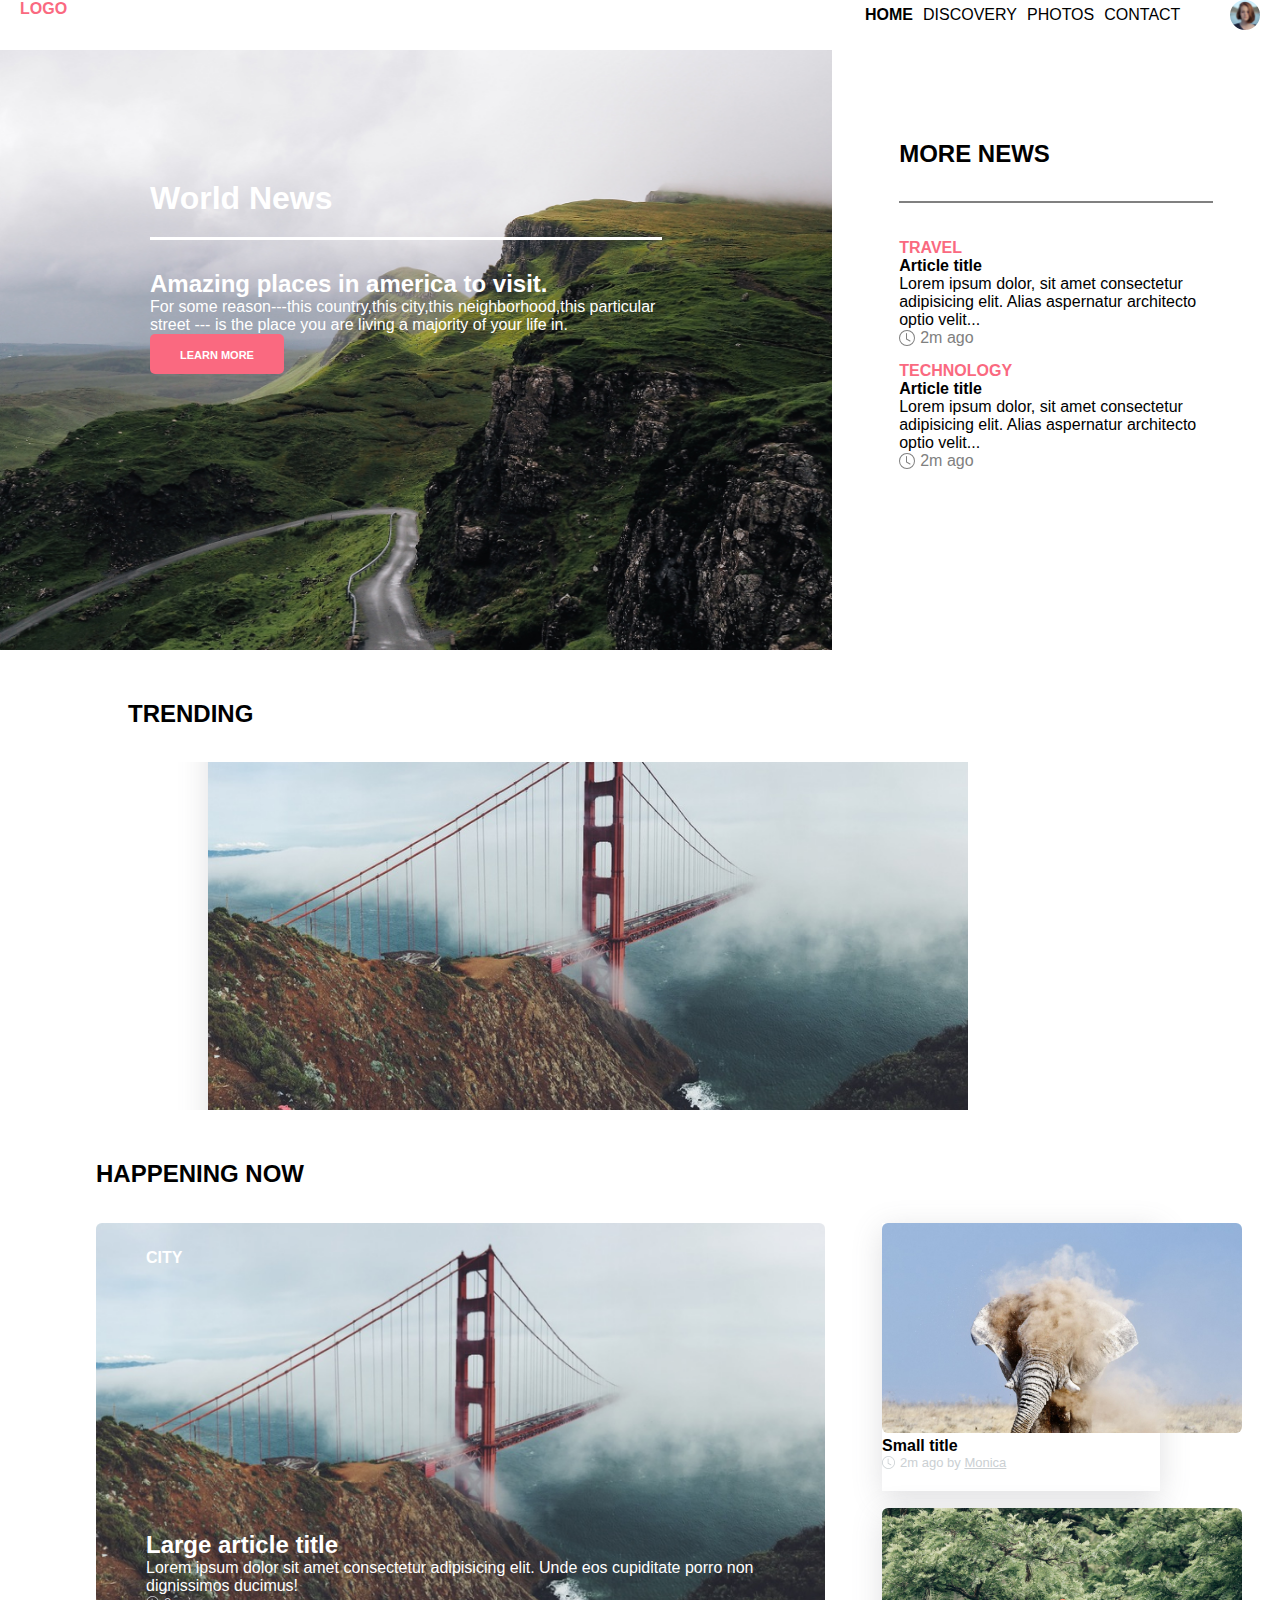
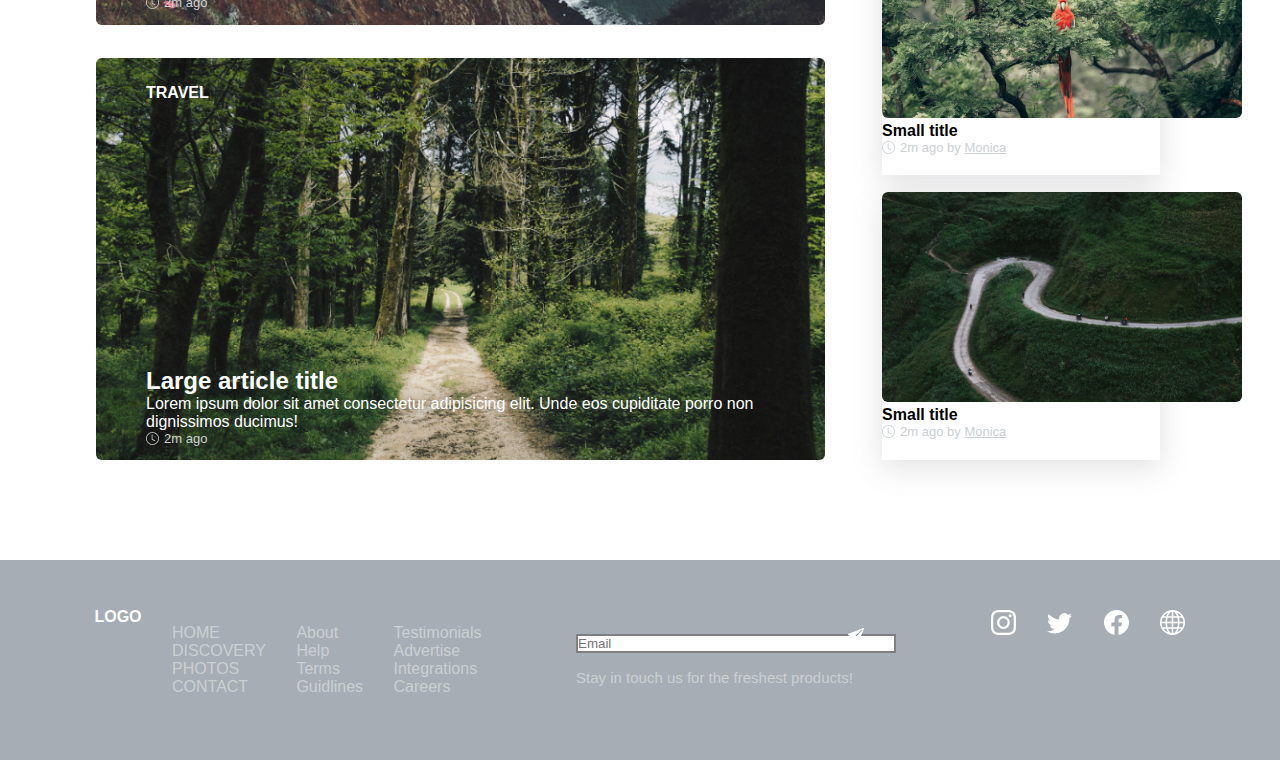
<file: index.html>
<!DOCTYPE html>
<html lang="en">
  <head>
    <meta charset="UTF-8" />
    <meta http-equiv="X-UA-Compatible" content="IE=edge" />
    <meta name="viewport" content="width=device-width, initial-scale=1.0" />
    <title>Unilab Project</title>
    <link
      rel="stylesheet"
      href="https://cdnjs.cloudflare.com/ajax/libs/font-awesome/6.1.1/css/all.min.css"
      integrity="sha512-KfkfwYDsLkIlwQp6LFnl8zNdLGxu9YAA1QvwINks4PhcElQSvqcyVLLD9aMhXd13uQjoXtEKNosOWaZqXgel0g=="
      crossorigin="anonymous"
      referrerpolicy="no-referrer"
    />
    <link
      href="https://cdn.jsdelivr.net/npm/bootstrap@5.2.0-beta1/dist/css/bootstrap.min.css"
      rel="stylesheet"
      integrity="sha384-0evHe/X+R7YkIZDRvuzKMRqM+OrBnVFBL6DOitfPri4tjfHxaWutUpFmBp4vmVor"
      crossorigin="anonymous"
    />
    <link rel="stylesheet" href="main.css" />
  </head>
  <body>
    <div class="main">
      <nav class="navbar navbar-expand-md bg-light fixed-top">
        <div class="container-fluid">
          <button
            class="navbar-toggler"
            type="button"
            data-bs-toggle="offcanvas"
            data-bs-target="#offcanvasNavbar"
            aria-controls="offcanvasNavbar"
          >
            <span class="navbar-toggler-icon"></span>
          </button>
          <p
            style="font-size: 13px; margin: 5px; color: #a6adb4"
            class="navbar-brand fw-bold"
          >
            LOGO
          </p>
          <img src="./assets/avatar.png" alt="avatar-image" />
          <div
            style="width: 75%"
            class="offcanvas offcanvas-start"
            tabindex="-1"
            id="offcanvasNavbar"
            aria-labelledby="offcanvasNavbarLabel"
          >
            <div class="offcanvas-header">
              <p
                class="offcanvas-title text-danger fw-bold"
                id="offcanvasNavbarLabel"
              >
                LOGO
              </p>
              <button
                type="button"
                class="btn-close"
                data-bs-dismiss="offcanvas"
                aria-label="Close"
              ></button>
            </div>
            <div class="offcanvas-body">
              <ul class="navbar-nav justify-content-end flex-grow-1 pe-3">
                <li class="nav-item">
                  <svg
                    xmlns="http://www.w3.org/2000/svg"
                    width="27"
                    height="27"
                    fill="currentColor"
                    class="bi bi-house-door-fill"
                    viewBox="0 0 16 16"
                  >
                    <path
                      d="M6.5 14.5v-3.505c0-.245.25-.495.5-.495h2c.25 0 .5.25.5.5v3.5a.5.5 0 0 0 .5.5h4a.5.5 0 0 0 .5-.5v-7a.5.5 0 0 0-.146-.354L13 5.793V2.5a.5.5 0 0 0-.5-.5h-1a.5.5 0 0 0-.5.5v1.293L8.354 1.146a.5.5 0 0 0-.708 0l-6 6A.5.5 0 0 0 1.5 7.5v7a.5.5 0 0 0 .5.5h4a.5.5 0 0 0 .5-.5z"
                    />
                  </svg>
                  <a class="nav-link" aria-current="page" href="/index.html"
                    >HOME</a
                  >
                </li>
                <li class="nav-item">
                  <svg
                    xmlns="http://www.w3.org/2000/svg"
                    width="27"
                    height="27"
                    fill="currentColor"
                    class="bi bi-compass-fill"
                    viewBox="0 0 16 16"
                  >
                    <path
                      d="M15.5 8.516a7.5 7.5 0 1 1-9.462-7.24A1 1 0 0 1 7 0h2a1 1 0 0 1 .962 1.276 7.503 7.503 0 0 1 5.538 7.24zm-3.61-3.905L6.94 7.439 4.11 12.39l4.95-2.828 2.828-4.95z"
                    />
                  </svg>
                  <a class="nav-link fw-bold" href="/api.html">DISCOVERY</a>
                </li>
                <li class="nav-item">
                  <svg
                    xmlns="http://www.w3.org/2000/svg"
                    width="27"
                    height="27"
                    fill="currentColor"
                    class="bi bi-image"
                    viewBox="0 0 16 16"
                  >
                    <path d="M6.002 5.5a1.5 1.5 0 1 1-3 0 1.5 1.5 0 0 1 3 0z" />
                    <path
                      d="M2.002 1a2 2 0 0 0-2 2v10a2 2 0 0 0 2 2h12a2 2 0 0 0 2-2V3a2 2 0 0 0-2-2h-12zm12 1a1 1 0 0 1 1 1v6.5l-3.777-1.947a.5.5 0 0 0-.577.093l-3.71 3.71-2.66-1.772a.5.5 0 0 0-.63.062L1.002 12V3a1 1 0 0 1 1-1h12z"
                    />
                  </svg>
                  <a class="nav-link" href="/learnmore.html">PHOTOS</a>
                </li>
                <li class="nav-item">
                  <svg
                    xmlns="http://www.w3.org/2000/svg"
                    width="27"
                    height="27"
                    fill="currentColor"
                    class="bi bi-envelope-fill"
                    viewBox="0 0 16 16"
                  >
                    <path
                      d="M.05 3.555A2 2 0 0 1 2 2h12a2 2 0 0 1 1.95 1.555L8 8.414.05 3.555ZM0 4.697v7.104l5.803-3.558L0 4.697ZM6.761 8.83l-6.57 4.027A2 2 0 0 0 2 14h12a2 2 0 0 0 1.808-1.144l-6.57-4.027L8 9.586l-1.239-.757Zm3.436-.586L16 11.801V4.697l-5.803 3.546Z"
                    />
                  </svg>
                  <a class="nav-link" href="#">CONTACT</a>
                </li>
                <li class="nav-item">
                  <img
                    src="./assets/christopher-campbell-28567-unsplash.png"
                    alt="user-img"
                  />
                  <a class="nav-link" href="#">PROFILE</a>
                </li>
              </ul>
            </div>
            <div class="nav-footer">
              <div class="nav-footer-top">
                <ul>
                  <li>ABOUT</li>
                  <li>HELP</li>
                  <li>TERMS</li>
                  <li>GUIDLINES</li>
                </ul>
                <ul>
                  <li>TESTIMONIALS</li>
                  <li>ADVERTISE</li>
                  <li>INTEGRATIONS</li>
                  <li>CAREERS</li>
                </ul>
              </div>
              <div class="nav-footer-bot">
                <svg
                  xmlns="http://www.w3.org/2000/svg"
                  width="16"
                  height="16"
                  fill="currentColor"
                  class="bi bi-instagram"
                  viewBox="0 0 16 16"
                >
                  <path
                    d="M8 0C5.829 0 5.556.01 4.703.048 3.85.088 3.269.222 2.76.42a3.917 3.917 0 0 0-1.417.923A3.927 3.927 0 0 0 .42 2.76C.222 3.268.087 3.85.048 4.7.01 5.555 0 5.827 0 8.001c0 2.172.01 2.444.048 3.297.04.852.174 1.433.372 1.942.205.526.478.972.923 1.417.444.445.89.719 1.416.923.51.198 1.09.333 1.942.372C5.555 15.99 5.827 16 8 16s2.444-.01 3.298-.048c.851-.04 1.434-.174 1.943-.372a3.916 3.916 0 0 0 1.416-.923c.445-.445.718-.891.923-1.417.197-.509.332-1.09.372-1.942C15.99 10.445 16 10.173 16 8s-.01-2.445-.048-3.299c-.04-.851-.175-1.433-.372-1.941a3.926 3.926 0 0 0-.923-1.417A3.911 3.911 0 0 0 13.24.42c-.51-.198-1.092-.333-1.943-.372C10.443.01 10.172 0 7.998 0h.003zm-.717 1.442h.718c2.136 0 2.389.007 3.232.046.78.035 1.204.166 1.486.275.373.145.64.319.92.599.28.28.453.546.598.92.11.281.24.705.275 1.485.039.843.047 1.096.047 3.231s-.008 2.389-.047 3.232c-.035.78-.166 1.203-.275 1.485a2.47 2.47 0 0 1-.599.919c-.28.28-.546.453-.92.598-.28.11-.704.24-1.485.276-.843.038-1.096.047-3.232.047s-2.39-.009-3.233-.047c-.78-.036-1.203-.166-1.485-.276a2.478 2.478 0 0 1-.92-.598 2.48 2.48 0 0 1-.6-.92c-.109-.281-.24-.705-.275-1.485-.038-.843-.046-1.096-.046-3.233 0-2.136.008-2.388.046-3.231.036-.78.166-1.204.276-1.486.145-.373.319-.64.599-.92.28-.28.546-.453.92-.598.282-.11.705-.24 1.485-.276.738-.034 1.024-.044 2.515-.045v.002zm4.988 1.328a.96.96 0 1 0 0 1.92.96.96 0 0 0 0-1.92zm-4.27 1.122a4.109 4.109 0 1 0 0 8.217 4.109 4.109 0 0 0 0-8.217zm0 1.441a2.667 2.667 0 1 1 0 5.334 2.667 2.667 0 0 1 0-5.334z"
                  />
                </svg>
                <svg
                  xmlns="http://www.w3.org/2000/svg"
                  width="16"
                  height="16"
                  fill="currentColor"
                  class="bi bi-twitter"
                  viewBox="0 0 16 16"
                >
                  <path
                    d="M5.026 15c6.038 0 9.341-5.003 9.341-9.334 0-.14 0-.282-.006-.422A6.685 6.685 0 0 0 16 3.542a6.658 6.658 0 0 1-1.889.518 3.301 3.301 0 0 0 1.447-1.817 6.533 6.533 0 0 1-2.087.793A3.286 3.286 0 0 0 7.875 6.03a9.325 9.325 0 0 1-6.767-3.429 3.289 3.289 0 0 0 1.018 4.382A3.323 3.323 0 0 1 .64 6.575v.045a3.288 3.288 0 0 0 2.632 3.218 3.203 3.203 0 0 1-.865.115 3.23 3.23 0 0 1-.614-.057 3.283 3.283 0 0 0 3.067 2.277A6.588 6.588 0 0 1 .78 13.58a6.32 6.32 0 0 1-.78-.045A9.344 9.344 0 0 0 5.026 15z"
                  />
                </svg>
                <svg
                  xmlns="http://www.w3.org/2000/svg"
                  width="16"
                  height="16"
                  fill="currentColor"
                  class="bi bi-facebook"
                  viewBox="0 0 16 16"
                >
                  <path
                    d="M16 8.049c0-4.446-3.582-8.05-8-8.05C3.58 0-.002 3.603-.002 8.05c0 4.017 2.926 7.347 6.75 7.951v-5.625h-2.03V8.05H6.75V6.275c0-2.017 1.195-3.131 3.022-3.131.876 0 1.791.157 1.791.157v1.98h-1.009c-.993 0-1.303.621-1.303 1.258v1.51h2.218l-.354 2.326H9.25V16c3.824-.604 6.75-3.934 6.75-7.951z"
                  />
                </svg>
                <svg
                  xmlns="http://www.w3.org/2000/svg"
                  width="16"
                  height="16"
                  fill="currentColor"
                  class="bi bi-globe"
                  viewBox="0 0 16 16"
                >
                  <path
                    d="M0 8a8 8 0 1 1 16 0A8 8 0 0 1 0 8zm7.5-6.923c-.67.204-1.335.82-1.887 1.855A7.97 7.97 0 0 0 5.145 4H7.5V1.077zM4.09 4a9.267 9.267 0 0 1 .64-1.539 6.7 6.7 0 0 1 .597-.933A7.025 7.025 0 0 0 2.255 4H4.09zm-.582 3.5c.03-.877.138-1.718.312-2.5H1.674a6.958 6.958 0 0 0-.656 2.5h2.49zM4.847 5a12.5 12.5 0 0 0-.338 2.5H7.5V5H4.847zM8.5 5v2.5h2.99a12.495 12.495 0 0 0-.337-2.5H8.5zM4.51 8.5a12.5 12.5 0 0 0 .337 2.5H7.5V8.5H4.51zm3.99 0V11h2.653c.187-.765.306-1.608.338-2.5H8.5zM5.145 12c.138.386.295.744.468 1.068.552 1.035 1.218 1.65 1.887 1.855V12H5.145zm.182 2.472a6.696 6.696 0 0 1-.597-.933A9.268 9.268 0 0 1 4.09 12H2.255a7.024 7.024 0 0 0 3.072 2.472zM3.82 11a13.652 13.652 0 0 1-.312-2.5h-2.49c.062.89.291 1.733.656 2.5H3.82zm6.853 3.472A7.024 7.024 0 0 0 13.745 12H11.91a9.27 9.27 0 0 1-.64 1.539 6.688 6.688 0 0 1-.597.933zM8.5 12v2.923c.67-.204 1.335-.82 1.887-1.855.173-.324.33-.682.468-1.068H8.5zm3.68-1h2.146c.365-.767.594-1.61.656-2.5h-2.49a13.65 13.65 0 0 1-.312 2.5zm2.802-3.5a6.959 6.959 0 0 0-.656-2.5H12.18c.174.782.282 1.623.312 2.5h2.49zM11.27 2.461c.247.464.462.98.64 1.539h1.835a7.024 7.024 0 0 0-3.072-2.472c.218.284.418.598.597.933zM10.855 4a7.966 7.966 0 0 0-.468-1.068C9.835 1.897 9.17 1.282 8.5 1.077V4h2.355z"
                  />
                </svg>
              </div>
            </div>
          </div>
        </div>
      </nav>
      <div style="width: 100%; height: 50px" class="empty"></div>
      <div class="navbar hidden">
        <div class="navbar-left">
          <p style="color: #fa6980; font-weight: 600; margin: 0">LOGO</p>
        </div>
        <div class="navbar-right" id="navbarToggleExternalContent">
          <ul>
            <li style="font-weight: bold">HOME</li>
            <li>DISCOVERY</li>
            <li>PHOTOS</li>
            <li>CONTACT</li>
          </ul>
          <img
            src="./assets/christopher-campbell-28567-unsplash.png"
            alt="user-img"
          />
        </div>
      </div>
      <div class="world-news">
        <div class="world-news-left">
          <img src="./assets/Imag.png" alt="nature-image" />
          <div class="world-news-left-text">
            <h1>World News</h1>
            <hr />
            <h2>Amazing places in america to visit.</h2>
            <p>
              For some reason---this country,this city,this neighborhood,this
              particular <br />
              street --- is the place you are living a majority of your life in.
            </p>
            <button><a href="./learnmore.html">LEARN MORE</a></button>
          </div>
        </div>
        <div class="world-news-right">
          <div class="world-new-right-text">
            <div class="world-new-right-text-top">
              <h1
                style="
                  font-size: 24px;
                  font-weight: bold;
                  display: flex;
                  justify-content: space-between;
                "
              >
                MORE NEWS<span
                  ><i
                    style="
                      font-size: 15px;
                      margin: 5px;
                      position: relative;
                      right: 30px;
                      color: gray;
                    "
                    class="fa-solid fa-less-than"
                  ></i
                  ><i
                    style="font-size: 15px; margin: 5px"
                    class="fa-solid fa-greater-than"
                  ></i
                ></span>
              </h1>
            </div>
            <div class="world-new-right-text-bot">
              <div>
              <h2 style="color: #fa6980; font-size: 16px; font-weight: bold;margin-top:15px ;">
                TRAVEL
              </h2>
              <h2 style="font-size: 16px; font-weight: bold">Article title</h2>
              <p>
                Lorem ipsum dolor, sit amet consectetur adipisicing elit. Alias
                aspernatur architecto optio velit...
              </p>
              <span style="display: flex; align-items: center"
                ><svg
                  xmlns="http://www.w3.org/2000/svg"
                  width="16"
                  height="16"
                  fill="currentColor"
                  class="bi bi-clock"
                  viewBox="0 0 16 16"
                  style="color: gray"
                >
                  <path
                    d="M8 3.5a.5.5 0 0 0-1 0V9a.5.5 0 0 0 .252.434l3.5 2a.5.5 0 0 0 .496-.868L8 8.71V3.5z"
                  />
                  <path
                    d="M8 16A8 8 0 1 0 8 0a8 8 0 0 0 0 16zm7-8A7 7 0 1 1 1 8a7 7 0 0 1 14 0z"
                  />
                </svg>
                <p style="margin: 0 5px; color: gray">2m ago</p>
              </span>
              </div>
              <div>
              <h2
                style="
                  color: #fa6980;
                  font-size: 16px;
                  font-weight: bold;
                  margin-top: 15px;
                "
              >
                TECHNOLOGY
              </h2>
              <h2 style="font-size: 16px; font-weight: bold">Article title</h2>
              <p>
                Lorem ipsum dolor, sit amet consectetur adipisicing elit. Alias
                aspernatur architecto optio velit...
              </p>
              <span style="display: flex; align-items: center"
                ><svg
                  xmlns="http://www.w3.org/2000/svg"
                  width="16"
                  height="16"
                  fill="currentColor"
                  class="bi bi-clock"
                  viewBox="0 0 16 16"
                  style="color: gray"
                >
                  <path
                    d="M8 3.5a.5.5 0 0 0-1 0V9a.5.5 0 0 0 .252.434l3.5 2a.5.5 0 0 0 .496-.868L8 8.71V3.5z"
                  />
                  <path
                    d="M8 16A8 8 0 1 0 8 0a8 8 0 0 0 0 16zm7-8A7 7 0 1 1 1 8a7 7 0 0 1 14 0z"
                  />
                </svg>
                <p style="margin: 0 5px; color: gray">2m ago</p>
              </span>
              </div>
            </div>
          </div>
        </div>
      </div>
      <div class="trending-main">
        <div class="trending-top">
          <h1
            style="
              font-size: 24px;
              font-weight: bold;
              display: flex;
              justify-content: space-between;
              display: inline;
            "
          >
            TRENDING
          </h1>
          <span>
            <i
              style="
                font-size: 15px;
                margin: 5px 20px;
                color: gray;
                cursor: pointer;
              "
              class="fa-solid fa-less-than"
              data-bs-target="#carouselExampleControls"
              data-bs-slide="prev"
            >
            </i>
            <i
              style="
                font-size: 15px;
                margin: 5px 10px;
                color: black;
                cursor: pointer;
              "
              class="fa-solid fa-greater-than"
              data-bs-target="#carouselExampleControls"
              data-bs-slide="next"
            >
            </i>
          </span>
        </div>
        <div class="trending-bot">
          <div
            id="carouselExampleControls"
            class="carousel slide w-100"
            data-bs-ride="carousel"
          >
            <div class="carousel-inner">
              <div class="carousel-item active">
                <div class="card border-white ipad" style="width: 18rem">
                  <img
                    src="./assets/Image.png"
                    class="card-img-top"
                    alt="..."
                  />
                  <div class="card-body">
                    <h2 style="font-size: 16px; font-weight: bold">
                      Lorem, ipsum dolor.
                    </h2>
                    <p style="font-size: 13px; color: gray">
                      Lorem ipsum dolor sit amet consectetur adipisicing.
                    </p>
                    <span style="display: flex; align-items: center"
                      ><svg
                        xmlns="http://www.w3.org/2000/svg"
                        width="13"
                        height="13"
                        fill="currentColor"
                        class="bi bi-clock"
                        viewBox="0 0 16 16"
                        style="color: gray"
                      >
                        <path
                          d="M8 3.5a.5.5 0 0 0-1 0V9a.5.5 0 0 0 .252.434l3.5 2a.5.5 0 0 0 .496-.868L8 8.71V3.5z"
                        />
                        <path
                          d="M8 16A8 8 0 1 0 8 0a8 8 0 0 0 0 16zm7-8A7 7 0 1 1 1 8a7 7 0 0 1 14 0z"
                        />
                      </svg>
                      <p style="margin: 0 5px; color: gray; font-size: 13px">
                        2m ago
                      </p>
                    </span>
                  </div>
                </div>
                <div class="card border-white ipad" style="width: 18rem">
                  <img
                    src="./assets/annie-spratt-216507-unsplash.png"
                    class="card-img-top"
                    alt="..."
                  />
                  <div class="card-body">
                    <h2 style="font-size: 16px; font-weight: bold">
                      Lorem, ipsum dolor.
                    </h2>
                    <p style="font-size: 13px; color: gray">
                      Lorem ipsum dolor sit amet consectetur adipisicing.
                    </p>
                    <span style="display: flex; align-items: center"
                      ><svg
                        xmlns="http://www.w3.org/2000/svg"
                        width="13"
                        height="13"
                        fill="currentColor"
                        class="bi bi-clock"
                        viewBox="0 0 16 16"
                        style="color: gray"
                      >
                        <path
                          d="M8 3.5a.5.5 0 0 0-1 0V9a.5.5 0 0 0 .252.434l3.5 2a.5.5 0 0 0 .496-.868L8 8.71V3.5z"
                        />
                        <path
                          d="M8 16A8 8 0 1 0 8 0a8 8 0 0 0 0 16zm7-8A7 7 0 1 1 1 8a7 7 0 0 1 14 0z"
                        />
                      </svg>
                      <p style="margin: 0 5px; color: gray; font-size: 13px">
                        2m ago
                      </p>
                    </span>
                  </div>
                </div>
                <div class="card border-white none ipad" style="width: 18rem">
                  <img
                    src="./assets/carlos-hevia-628890-unsplash.png"
                    class="card-img-top"
                    alt="..."
                  />
                  <div class="card-body">
                    <h2 style="font-size: 16px; font-weight: bold">
                      Lorem, ipsum dolor.
                    </h2>
                    <p style="font-size: 13px; color: gray">
                      Lorem ipsum dolor sit amet consectetur adipisicing.
                    </p>
                    <span style="display: flex; align-items: center"
                      ><svg
                        xmlns="http://www.w3.org/2000/svg"
                        width="13"
                        height="13"
                        fill="currentColor"
                        class="bi bi-clock"
                        viewBox="0 0 16 16"
                        style="color: gray"
                      >
                        <path
                          d="M8 3.5a.5.5 0 0 0-1 0V9a.5.5 0 0 0 .252.434l3.5 2a.5.5 0 0 0 .496-.868L8 8.71V3.5z"
                        />
                        <path
                          d="M8 16A8 8 0 1 0 8 0a8 8 0 0 0 0 16zm7-8A7 7 0 1 1 1 8a7 7 0 0 1 14 0z"
                        />
                      </svg>
                      <p style="margin: 0 5px; color: gray; font-size: 13px">
                        2m ago
                      </p>
                    </span>
                  </div>
                </div>
              </div>
              <div class="carousel-item">
                <div class="card border-white ipad" style="width: 18rem">
                  <img
                    src="./assets/161975_1024x768.png"
                    class="card-img-top"
                    alt="..."
                  />
                  <div class="card-body">
                    <h2 style="font-size: 16px; font-weight: bold">
                      Lorem, ipsum dolor.
                    </h2>
                    <p style="font-size: 13px; color: gray">
                      Lorem ipsum dolor sit amet consectetur adipisicing.
                    </p>
                    <span style="display: flex; align-items: center"
                      ><svg
                        xmlns="http://www.w3.org/2000/svg"
                        width="13"
                        height="13"
                        fill="currentColor"
                        class="bi bi-clock"
                        viewBox="0 0 16 16"
                        style="color: gray"
                      >
                        <path
                          d="M8 3.5a.5.5 0 0 0-1 0V9a.5.5 0 0 0 .252.434l3.5 2a.5.5 0 0 0 .496-.868L8 8.71V3.5z"
                        />
                        <path
                          d="M8 16A8 8 0 1 0 8 0a8 8 0 0 0 0 16zm7-8A7 7 0 1 1 1 8a7 7 0 0 1 14 0z"
                        />
                      </svg>
                      <p style="margin: 0 5px; color: gray; font-size: 13px">
                        2m ago
                      </p>
                    </span>
                  </div>
                </div>
                <div class="card border-white none ipad" style="width: 18rem">
                  <img
                    src="./assets/Imageee.png"
                    class="card-img-top"
                    alt="..."
                  />
                  <div class="card-body">
                    <h2 style="font-size: 16px; font-weight: bold">
                      Lorem, ipsum dolor.
                    </h2>
                    <p style="font-size: 13px; color: gray">
                      Lorem ipsum dolor sit amet consectetur adipisicing.
                    </p>
                    <span style="display: flex; align-items: center"
                      ><svg
                        xmlns="http://www.w3.org/2000/svg"
                        width="13"
                        height="13"
                        fill="currentColor"
                        class="bi bi-clock"
                        viewBox="0 0 16 16"
                        style="color: gray"
                      >
                        <path
                          d="M8 3.5a.5.5 0 0 0-1 0V9a.5.5 0 0 0 .252.434l3.5 2a.5.5 0 0 0 .496-.868L8 8.71V3.5z"
                        />
                        <path
                          d="M8 16A8 8 0 1 0 8 0a8 8 0 0 0 0 16zm7-8A7 7 0 1 1 1 8a7 7 0 0 1 14 0z"
                        />
                      </svg>
                      <p style="margin: 0 5px; color: gray; font-size: 13px">
                        2m ago
                      </p>
                    </span>
                  </div>
                </div>
                <div class="card border-white ipad" style="width: 18rem">
                  <img
                    src="./assets/Imagee.png"
                    class="card-img-top"
                    alt="..."
                  />
                  <div class="card-body">
                    <h2 style="font-size: 16px; font-weight: bold">
                      Lorem, ipsum dolor.
                    </h2>
                    <p style="font-size: 13px; color: gray">
                      Lorem ipsum dolor sit amet consectetur adipisicing.
                    </p>
                    <span style="display: flex; align-items: center"
                      ><svg
                        xmlns="http://www.w3.org/2000/svg"
                        width="13"
                        height="13"
                        fill="currentColor"
                        class="bi bi-clock"
                        viewBox="0 0 16 16"
                        style="color: gray"
                      >
                        <path
                          d="M8 3.5a.5.5 0 0 0-1 0V9a.5.5 0 0 0 .252.434l3.5 2a.5.5 0 0 0 .496-.868L8 8.71V3.5z"
                        />
                        <path
                          d="M8 16A8 8 0 1 0 8 0a8 8 0 0 0 0 16zm7-8A7 7 0 1 1 1 8a7 7 0 0 1 14 0z"
                        />
                      </svg>
                      <p style="margin: 0 5px; color: gray; font-size: 13px">
                        2m ago
                      </p>
                    </span>
                  </div>
                </div>
              </div>
            </div>
          </div>
        </div>
      </div>
      <div class="happening-now">
        <div class="happening-top">
          <h1 style="font-size: 24px; font-weight: bold">HAPPENING NOW</h1>
          <span
            ><i
              style="
                font-size: 15px;
                margin: 5px;
                color: gray;
                position: relative;
                right: 20px;
              "
              class="fa-solid fa-less-than"
            ></i
            ><i
              style="font-size: 15px; margin: 5px"
              class="fa-solid fa-greater-than"
            ></i
          ></span>
        </div>
        <div class="happening-bot">
          <div class="happening-bot-left">
            <div class="img-top">
              <img src="./assets/Imageee.png" alt="" />
              <div class="img-top-text">
                <div class="img-top-text-top">
                  <h1
                    style="font-size: 16px; font-weight: bold; color: #ffffff"
                  >
                    CITY
                  </h1>
                </div>
                <div class="img-top-text-bot">
                  <h1
                    style="font-size: 24px; font-weight: bold; color: #ffffff"
                  >
                    Large article title
                  </h1>
                  <p style="font-size: 16px; color: #ffffff">
                    Lorem ipsum dolor sit amet consectetur adipisicing elit.
                    Unde eos cupiditate porro non dignissimos ducimus!
                  </p>
                  <span style="display: flex; align-items: center"
                    ><svg
                      xmlns="http://www.w3.org/2000/svg"
                      width="13"
                      height="13"
                      fill="currentColor"
                      class="bi bi-clock"
                      viewBox="0 0 16 16"
                      style="color: #cbd0d3"
                    >
                      <path
                        d="M8 3.5a.5.5 0 0 0-1 0V9a.5.5 0 0 0 .252.434l3.5 2a.5.5 0 0 0 .496-.868L8 8.71V3.5z"
                      />
                      <path
                        d="M8 16A8 8 0 1 0 8 0a8 8 0 0 0 0 16zm7-8A7 7 0 1 1 1 8a7 7 0 0 1 14 0z"
                      />
                    </svg>
                    <p style="margin: 0 5px; color: #cbd0d3; font-size: 13px">
                      2m ago
                    </p>
                  </span>
                </div>
              </div>
            </div>
            <div class="img-bot">
              <img src="./assets/Imagee.png" alt="" />
              <div class="img-bot-text">
                <div class="img-bot-text-top">
                  <h1
                    style="font-size: 16px; font-weight: bold; color: #ffffff"
                  >
                    TRAVEL
                  </h1>
                </div>
                <div class="img-bot-text-bot">
                  <h1
                    style="font-size: 24px; font-weight: bold; color: #ffffff"
                  >
                    Large article title
                  </h1>
                  <p style="font-size: 16px; color: #ffffff">
                    Lorem ipsum dolor sit amet consectetur adipisicing elit.
                    Unde eos cupiditate porro non dignissimos ducimus!
                  </p>
                  <span style="display: flex; align-items: center"
                    ><svg
                      xmlns="http://www.w3.org/2000/svg"
                      width="13"
                      height="13"
                      fill="currentColor"
                      class="bi bi-clock"
                      viewBox="0 0 16 16"
                      style="color: #cbd0d3"
                    >
                      <path
                        d="M8 3.5a.5.5 0 0 0-1 0V9a.5.5 0 0 0 .252.434l3.5 2a.5.5 0 0 0 .496-.868L8 8.71V3.5z"
                      />
                      <path
                        d="M8 16A8 8 0 1 0 8 0a8 8 0 0 0 0 16zm7-8A7 7 0 1 1 1 8a7 7 0 0 1 14 0z"
                      />
                    </svg>
                    <p style="margin: 0 5px; color: #cbd0d3; font-size: 13px">
                      2m ago
                    </p>
                  </span>
                </div>
              </div>
            </div>
          </div>
          <div class="happening-bot-right">
            <div class="card border-white card2">
              <img
                class="card-img-top"
                src="./assets/161975_1024x768.png"
                alt="Card image cap"
              />
              <div class="card-body">
                <h1 style="font-size: 16px; font-weight: bold">Small title</h1>
                <span style="display: flex; align-items: center"
                  ><svg
                    xmlns="http://www.w3.org/2000/svg"
                    width="13"
                    height="13"
                    fill="currentColor"
                    class="bi bi-clock"
                    viewBox="0 0 16 16"
                    style="color: #cbd0d3"
                  >
                    <path
                      d="M8 3.5a.5.5 0 0 0-1 0V9a.5.5 0 0 0 .252.434l3.5 2a.5.5 0 0 0 .496-.868L8 8.71V3.5z"
                    />
                    <path
                      d="M8 16A8 8 0 1 0 8 0a8 8 0 0 0 0 16zm7-8A7 7 0 1 1 1 8a7 7 0 0 1 14 0z"
                    />
                  </svg>
                  <p style="margin: 0 5px; color: #cbd0d3; font-size: 13px">
                    2m ago by <a style="color: #cbd0d3" href="#">Monica</a>
                  </p>
                </span>
              </div>
            </div>
            <div class="card border-white card2">
              <img
                class="card-img-top"
                src="/assets/roberto-nickson-g-744100-unsplash.png"
                alt="Card image cap"
              />
              <div class="card-body">
                <h1 style="font-size: 16px; font-weight: bold">Small title</h1>
                <span style="display: flex; align-items: center"
                  ><svg
                    xmlns="http://www.w3.org/2000/svg"
                    width="13"
                    height="13"
                    fill="currentColor"
                    class="bi bi-clock"
                    viewBox="0 0 16 16"
                    style="color: #cbd0d3"
                  >
                    <path
                      d="M8 3.5a.5.5 0 0 0-1 0V9a.5.5 0 0 0 .252.434l3.5 2a.5.5 0 0 0 .496-.868L8 8.71V3.5z"
                    />
                    <path
                      d="M8 16A8 8 0 1 0 8 0a8 8 0 0 0 0 16zm7-8A7 7 0 1 1 1 8a7 7 0 0 1 14 0z"
                    />
                  </svg>
                  <p style="margin: 0 5px; color: #cbd0d3; font-size: 13px">
                    2m ago by <a style="color: #cbd0d3" href="#">Monica</a>
                  </p>
                </span>
              </div>
            </div>
            <div class="card border-white card2 hide">
              <img
                class="card-img-top"
                src="./assets/tom-mussak-108425-unsplash.png"
                alt="Card image cap"
              />
              <div class="card-body">
                <h1 style="font-size: 16px; font-weight: bold">Small title</h1>
                <span style="display: flex; align-items: center"
                  ><svg
                    xmlns="http://www.w3.org/2000/svg"
                    width="13"
                    height="13"
                    fill="currentColor"
                    class="bi bi-clock"
                    viewBox="0 0 16 16"
                    style="color: #cbd0d3"
                  >
                    <path
                      d="M8 3.5a.5.5 0 0 0-1 0V9a.5.5 0 0 0 .252.434l3.5 2a.5.5 0 0 0 .496-.868L8 8.71V3.5z"
                    />
                    <path
                      d="M8 16A8 8 0 1 0 8 0a8 8 0 0 0 0 16zm7-8A7 7 0 1 1 1 8a7 7 0 0 1 14 0z"
                    />
                  </svg>
                  <p style="margin: 0 5px; color: #cbd0d3; font-size: 13px">
                    2m ago by <a style="color: #cbd0d3" href="#">Monica</a>
                  </p>
                </span>
              </div>
            </div>
          </div>
        </div>
      </div>
      <div class="footer">
        <div class="footer-left">
          <h1
            style="
              font-size: 16px;
              font-weight: bold;
              color: #ffffff;
              position: relative;
              top: 18px;
            "
          >
            LOGO
          </h1>
          <div class="left">
            <ul style="list-style-type: none">
              <li>HOME</li>
              <li>DISCOVERY</li>
              <li>PHOTOS</li>
              <li>CONTACT</li>
            </ul>
          </div>
          <div class="middle">
            <ul style="list-style-type: none">
              <li>About</li>
              <li>Help</li>
              <li>Terms</li>
              <li>Guidlines</li>
            </ul>
          </div>
          <div class="right">
            <ul style="list-style-type: none">
              <li>Testimonials</li>
              <li>Advertise</li>
              <li>Integrations</li>
              <li>Careers</li>
            </ul>
          </div>
        </div>
        <div class="footer-middle">
          <input
            style="border: 2px solid gray"
            type="text"
            class="form-control bg-transparent text-white"
            id="formGroupExampleInput"
            placeholder="Email"
          />
          <svg
            style="position: relative; bottom: 25px; left: 85%; color: #ffffff"
            xmlns="http://www.w3.org/2000/svg"
            width="16"
            height="16"
            fill="currentColor"
            class="bi bi-send-fill"
            viewBox="0 0 16 16"
          >
            <path
              d="M15.964.686a.5.5 0 0 0-.65-.65L.767 5.855H.766l-.452.18a.5.5 0 0 0-.082.887l.41.26.001.002 4.995 3.178 3.178 4.995.002.002.26.41a.5.5 0 0 0 .886-.083l6-15Zm-1.833 1.89L6.637 10.07l-.215-.338a.5.5 0 0 0-.154-.154l-.338-.215 7.494-7.494 1.178-.471-.47 1.178Z"
            />
          </svg>
          <p style="color: #cbd0d3; font-size: 15px">
            Stay in touch us for the freshest products!
          </p>
        </div>
        <div class="footer-right">
          <svg
            xmlns="http://www.w3.org/2000/svg"
            width="16"
            height="16"
            fill="currentColor"
            class="bi bi-instagram"
            viewBox="0 0 16 16"
          >
            <path
              d="M8 0C5.829 0 5.556.01 4.703.048 3.85.088 3.269.222 2.76.42a3.917 3.917 0 0 0-1.417.923A3.927 3.927 0 0 0 .42 2.76C.222 3.268.087 3.85.048 4.7.01 5.555 0 5.827 0 8.001c0 2.172.01 2.444.048 3.297.04.852.174 1.433.372 1.942.205.526.478.972.923 1.417.444.445.89.719 1.416.923.51.198 1.09.333 1.942.372C5.555 15.99 5.827 16 8 16s2.444-.01 3.298-.048c.851-.04 1.434-.174 1.943-.372a3.916 3.916 0 0 0 1.416-.923c.445-.445.718-.891.923-1.417.197-.509.332-1.09.372-1.942C15.99 10.445 16 10.173 16 8s-.01-2.445-.048-3.299c-.04-.851-.175-1.433-.372-1.941a3.926 3.926 0 0 0-.923-1.417A3.911 3.911 0 0 0 13.24.42c-.51-.198-1.092-.333-1.943-.372C10.443.01 10.172 0 7.998 0h.003zm-.717 1.442h.718c2.136 0 2.389.007 3.232.046.78.035 1.204.166 1.486.275.373.145.64.319.92.599.28.28.453.546.598.92.11.281.24.705.275 1.485.039.843.047 1.096.047 3.231s-.008 2.389-.047 3.232c-.035.78-.166 1.203-.275 1.485a2.47 2.47 0 0 1-.599.919c-.28.28-.546.453-.92.598-.28.11-.704.24-1.485.276-.843.038-1.096.047-3.232.047s-2.39-.009-3.233-.047c-.78-.036-1.203-.166-1.485-.276a2.478 2.478 0 0 1-.92-.598 2.48 2.48 0 0 1-.6-.92c-.109-.281-.24-.705-.275-1.485-.038-.843-.046-1.096-.046-3.233 0-2.136.008-2.388.046-3.231.036-.78.166-1.204.276-1.486.145-.373.319-.64.599-.92.28-.28.546-.453.92-.598.282-.11.705-.24 1.485-.276.738-.034 1.024-.044 2.515-.045v.002zm4.988 1.328a.96.96 0 1 0 0 1.92.96.96 0 0 0 0-1.92zm-4.27 1.122a4.109 4.109 0 1 0 0 8.217 4.109 4.109 0 0 0 0-8.217zm0 1.441a2.667 2.667 0 1 1 0 5.334 2.667 2.667 0 0 1 0-5.334z"
            />
          </svg>
          <svg
            xmlns="http://www.w3.org/2000/svg"
            width="16"
            height="16"
            fill="currentColor"
            class="bi bi-twitter"
            viewBox="0 0 16 16"
          >
            <path
              d="M5.026 15c6.038 0 9.341-5.003 9.341-9.334 0-.14 0-.282-.006-.422A6.685 6.685 0 0 0 16 3.542a6.658 6.658 0 0 1-1.889.518 3.301 3.301 0 0 0 1.447-1.817 6.533 6.533 0 0 1-2.087.793A3.286 3.286 0 0 0 7.875 6.03a9.325 9.325 0 0 1-6.767-3.429 3.289 3.289 0 0 0 1.018 4.382A3.323 3.323 0 0 1 .64 6.575v.045a3.288 3.288 0 0 0 2.632 3.218 3.203 3.203 0 0 1-.865.115 3.23 3.23 0 0 1-.614-.057 3.283 3.283 0 0 0 3.067 2.277A6.588 6.588 0 0 1 .78 13.58a6.32 6.32 0 0 1-.78-.045A9.344 9.344 0 0 0 5.026 15z"
            />
          </svg>
          <svg
            xmlns="http://www.w3.org/2000/svg"
            width="16"
            height="16"
            fill="currentColor"
            class="bi bi-facebook"
            viewBox="0 0 16 16"
          >
            <path
              d="M16 8.049c0-4.446-3.582-8.05-8-8.05C3.58 0-.002 3.603-.002 8.05c0 4.017 2.926 7.347 6.75 7.951v-5.625h-2.03V8.05H6.75V6.275c0-2.017 1.195-3.131 3.022-3.131.876 0 1.791.157 1.791.157v1.98h-1.009c-.993 0-1.303.621-1.303 1.258v1.51h2.218l-.354 2.326H9.25V16c3.824-.604 6.75-3.934 6.75-7.951z"
            />
          </svg>
          <svg
            xmlns="http://www.w3.org/2000/svg"
            width="16"
            height="16"
            fill="currentColor"
            class="bi bi-globe"
            viewBox="0 0 16 16"
          >
            <path
              d="M0 8a8 8 0 1 1 16 0A8 8 0 0 1 0 8zm7.5-6.923c-.67.204-1.335.82-1.887 1.855A7.97 7.97 0 0 0 5.145 4H7.5V1.077zM4.09 4a9.267 9.267 0 0 1 .64-1.539 6.7 6.7 0 0 1 .597-.933A7.025 7.025 0 0 0 2.255 4H4.09zm-.582 3.5c.03-.877.138-1.718.312-2.5H1.674a6.958 6.958 0 0 0-.656 2.5h2.49zM4.847 5a12.5 12.5 0 0 0-.338 2.5H7.5V5H4.847zM8.5 5v2.5h2.99a12.495 12.495 0 0 0-.337-2.5H8.5zM4.51 8.5a12.5 12.5 0 0 0 .337 2.5H7.5V8.5H4.51zm3.99 0V11h2.653c.187-.765.306-1.608.338-2.5H8.5zM5.145 12c.138.386.295.744.468 1.068.552 1.035 1.218 1.65 1.887 1.855V12H5.145zm.182 2.472a6.696 6.696 0 0 1-.597-.933A9.268 9.268 0 0 1 4.09 12H2.255a7.024 7.024 0 0 0 3.072 2.472zM3.82 11a13.652 13.652 0 0 1-.312-2.5h-2.49c.062.89.291 1.733.656 2.5H3.82zm6.853 3.472A7.024 7.024 0 0 0 13.745 12H11.91a9.27 9.27 0 0 1-.64 1.539 6.688 6.688 0 0 1-.597.933zM8.5 12v2.923c.67-.204 1.335-.82 1.887-1.855.173-.324.33-.682.468-1.068H8.5zm3.68-1h2.146c.365-.767.594-1.61.656-2.5h-2.49a13.65 13.65 0 0 1-.312 2.5zm2.802-3.5a6.959 6.959 0 0 0-.656-2.5H12.18c.174.782.282 1.623.312 2.5h2.49zM11.27 2.461c.247.464.462.98.64 1.539h1.835a7.024 7.024 0 0 0-3.072-2.472c.218.284.418.598.597.933zM10.855 4a7.966 7.966 0 0 0-.468-1.068C9.835 1.897 9.17 1.282 8.5 1.077V4h2.355z"
            />
          </svg>
        </div>
        <div class="footer-ipad-top">
          <div class="ipad-top-left">
            <p style="font-size: 0.8rem; color: white; font-weight: bold">
              LOGO
            </p>
          </div>
          <div class="ipad-top-right">
            <ul
              style="
                list-style-type: none;
                font-size: 0.8rem;
                color: white;
                font-weight: bold;
              "
            >
              <li>HOME</li>
              <li>DISCOVERY</li>
              <li>PHOTOS</li>
              <li>CONTACT</li>
            </ul>
            <ul
              style="
                list-style-type: none;
                font-size: 0.8rem;
                color: white;
                font-weight: bold;
              "
            >
              <li>ABOUT</li>
              <li>HELP</li>
              <li>TERMS</li>
              <li>GUIDLINES</li>
            </ul>
            <ul
              style="
                list-style-type: none;
                font-size: 0.8rem;
                color: white;
                font-weight: bold;
              "
            >
              <li>TESTIMONIALS</li>
              <li>ADVERTISE</li>
              <li>INTEGRATIONS</li>
              <li>CAREERS</li>
            </ul>
          </div>
        </div>
        <div class="footer-ipad-bot">
          <div class="ipad-bot-left">
            <input
              style="border: 2px solid gray"
              type="text"
              class="form-control w-75 bg-transparent text-white"
              id="formGroupExampleInput"
              placeholder="Email"
            />
            <svg
              style="
                position: relative;
                bottom: 35px;
                left: 65%;
                color: #ffffff;
              "
              xmlns="http://www.w3.org/2000/svg"
              width="16"
              height="16"
              fill="currentColor"
              class="bi bi-send-fill"
              viewBox="0 0 16 16"
            >
              <path
                d="M15.964.686a.5.5 0 0 0-.65-.65L.767 5.855H.766l-.452.18a.5.5 0 0 0-.082.887l.41.26.001.002 4.995 3.178 3.178 4.995.002.002.26.41a.5.5 0 0 0 .886-.083l6-15Zm-1.833 1.89L6.637 10.07l-.215-.338a.5.5 0 0 0-.154-.154l-.338-.215 7.494-7.494 1.178-.471-.47 1.178Z"
              />
            </svg>
            <p style="color: #cbd0d3; font-size: 15px">
              Stay in touch us for the freshest products!
            </p>
          </div>
          <div class="ipad-bot-right">
            <svg
              xmlns="http://www.w3.org/2000/svg"
              width="16"
              height="16"
              fill="currentColor"
              class="bi bi-instagram"
              viewBox="0 0 16 16"
            >
              <path
                d="M8 0C5.829 0 5.556.01 4.703.048 3.85.088 3.269.222 2.76.42a3.917 3.917 0 0 0-1.417.923A3.927 3.927 0 0 0 .42 2.76C.222 3.268.087 3.85.048 4.7.01 5.555 0 5.827 0 8.001c0 2.172.01 2.444.048 3.297.04.852.174 1.433.372 1.942.205.526.478.972.923 1.417.444.445.89.719 1.416.923.51.198 1.09.333 1.942.372C5.555 15.99 5.827 16 8 16s2.444-.01 3.298-.048c.851-.04 1.434-.174 1.943-.372a3.916 3.916 0 0 0 1.416-.923c.445-.445.718-.891.923-1.417.197-.509.332-1.09.372-1.942C15.99 10.445 16 10.173 16 8s-.01-2.445-.048-3.299c-.04-.851-.175-1.433-.372-1.941a3.926 3.926 0 0 0-.923-1.417A3.911 3.911 0 0 0 13.24.42c-.51-.198-1.092-.333-1.943-.372C10.443.01 10.172 0 7.998 0h.003zm-.717 1.442h.718c2.136 0 2.389.007 3.232.046.78.035 1.204.166 1.486.275.373.145.64.319.92.599.28.28.453.546.598.92.11.281.24.705.275 1.485.039.843.047 1.096.047 3.231s-.008 2.389-.047 3.232c-.035.78-.166 1.203-.275 1.485a2.47 2.47 0 0 1-.599.919c-.28.28-.546.453-.92.598-.28.11-.704.24-1.485.276-.843.038-1.096.047-3.232.047s-2.39-.009-3.233-.047c-.78-.036-1.203-.166-1.485-.276a2.478 2.478 0 0 1-.92-.598 2.48 2.48 0 0 1-.6-.92c-.109-.281-.24-.705-.275-1.485-.038-.843-.046-1.096-.046-3.233 0-2.136.008-2.388.046-3.231.036-.78.166-1.204.276-1.486.145-.373.319-.64.599-.92.28-.28.546-.453.92-.598.282-.11.705-.24 1.485-.276.738-.034 1.024-.044 2.515-.045v.002zm4.988 1.328a.96.96 0 1 0 0 1.92.96.96 0 0 0 0-1.92zm-4.27 1.122a4.109 4.109 0 1 0 0 8.217 4.109 4.109 0 0 0 0-8.217zm0 1.441a2.667 2.667 0 1 1 0 5.334 2.667 2.667 0 0 1 0-5.334z"
              />
            </svg>
            <svg
              xmlns="http://www.w3.org/2000/svg"
              width="16"
              height="16"
              fill="currentColor"
              class="bi bi-twitter"
              viewBox="0 0 16 16"
            >
              <path
                d="M5.026 15c6.038 0 9.341-5.003 9.341-9.334 0-.14 0-.282-.006-.422A6.685 6.685 0 0 0 16 3.542a6.658 6.658 0 0 1-1.889.518 3.301 3.301 0 0 0 1.447-1.817 6.533 6.533 0 0 1-2.087.793A3.286 3.286 0 0 0 7.875 6.03a9.325 9.325 0 0 1-6.767-3.429 3.289 3.289 0 0 0 1.018 4.382A3.323 3.323 0 0 1 .64 6.575v.045a3.288 3.288 0 0 0 2.632 3.218 3.203 3.203 0 0 1-.865.115 3.23 3.23 0 0 1-.614-.057 3.283 3.283 0 0 0 3.067 2.277A6.588 6.588 0 0 1 .78 13.58a6.32 6.32 0 0 1-.78-.045A9.344 9.344 0 0 0 5.026 15z"
              />
            </svg>
            <svg
              xmlns="http://www.w3.org/2000/svg"
              width="16"
              height="16"
              fill="currentColor"
              class="bi bi-facebook"
              viewBox="0 0 16 16"
            >
              <path
                d="M16 8.049c0-4.446-3.582-8.05-8-8.05C3.58 0-.002 3.603-.002 8.05c0 4.017 2.926 7.347 6.75 7.951v-5.625h-2.03V8.05H6.75V6.275c0-2.017 1.195-3.131 3.022-3.131.876 0 1.791.157 1.791.157v1.98h-1.009c-.993 0-1.303.621-1.303 1.258v1.51h2.218l-.354 2.326H9.25V16c3.824-.604 6.75-3.934 6.75-7.951z"
              />
            </svg>
            <svg
              xmlns="http://www.w3.org/2000/svg"
              width="16"
              height="16"
              fill="currentColor"
              class="bi bi-globe"
              viewBox="0 0 16 16"
            >
              <path
                d="M0 8a8 8 0 1 1 16 0A8 8 0 0 1 0 8zm7.5-6.923c-.67.204-1.335.82-1.887 1.855A7.97 7.97 0 0 0 5.145 4H7.5V1.077zM4.09 4a9.267 9.267 0 0 1 .64-1.539 6.7 6.7 0 0 1 .597-.933A7.025 7.025 0 0 0 2.255 4H4.09zm-.582 3.5c.03-.877.138-1.718.312-2.5H1.674a6.958 6.958 0 0 0-.656 2.5h2.49zM4.847 5a12.5 12.5 0 0 0-.338 2.5H7.5V5H4.847zM8.5 5v2.5h2.99a12.495 12.495 0 0 0-.337-2.5H8.5zM4.51 8.5a12.5 12.5 0 0 0 .337 2.5H7.5V8.5H4.51zm3.99 0V11h2.653c.187-.765.306-1.608.338-2.5H8.5zM5.145 12c.138.386.295.744.468 1.068.552 1.035 1.218 1.65 1.887 1.855V12H5.145zm.182 2.472a6.696 6.696 0 0 1-.597-.933A9.268 9.268 0 0 1 4.09 12H2.255a7.024 7.024 0 0 0 3.072 2.472zM3.82 11a13.652 13.652 0 0 1-.312-2.5h-2.49c.062.89.291 1.733.656 2.5H3.82zm6.853 3.472A7.024 7.024 0 0 0 13.745 12H11.91a9.27 9.27 0 0 1-.64 1.539 6.688 6.688 0 0 1-.597.933zM8.5 12v2.923c.67-.204 1.335-.82 1.887-1.855.173-.324.33-.682.468-1.068H8.5zm3.68-1h2.146c.365-.767.594-1.61.656-2.5h-2.49a13.65 13.65 0 0 1-.312 2.5zm2.802-3.5a6.959 6.959 0 0 0-.656-2.5H12.18c.174.782.282 1.623.312 2.5h2.49zM11.27 2.461c.247.464.462.98.64 1.539h1.835a7.024 7.024 0 0 0-3.072-2.472c.218.284.418.598.597.933zM10.855 4a7.966 7.966 0 0 0-.468-1.068C9.835 1.897 9.17 1.282 8.5 1.077V4h2.355z"
              />
            </svg>
          </div>
        </div>
      </div>
    </div>
  </body>
  <script
    src="https://cdn.jsdelivr.net/npm/bootstrap@5.2.0-beta1/dist/js/bootstrap.bundle.min.js"
    integrity="sha384-pprn3073KE6tl6bjs2QrFaJGz5/SUsLqktiwsUTF55Jfv3qYSDhgCecCxMW52nD2"
    crossorigin="anonymous"
  ></script>
</html>
</file>
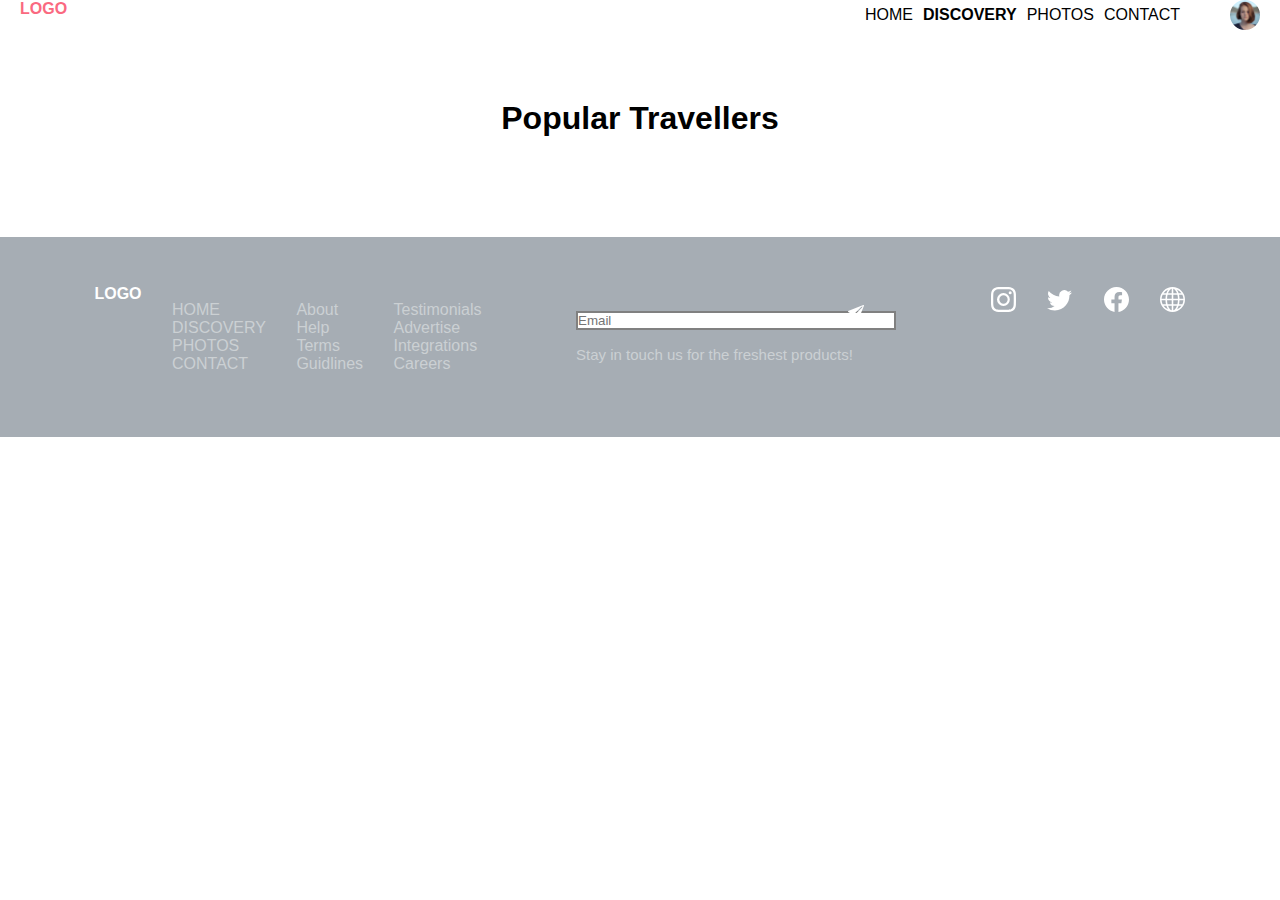
<file: api.html>
<!DOCTYPE html>
<html lang="en">
<head>
    <meta charset="UTF-8">
    <meta http-equiv="X-UA-Compatible" content="IE=edge">
    <meta name="viewport" content="width=device-width, initial-scale=1.0">
    <title>Document</title>
    <link
      rel="stylesheet"
      href="https://cdnjs.cloudflare.com/ajax/libs/font-awesome/6.1.1/css/all.min.css"
      integrity="sha512-KfkfwYDsLkIlwQp6LFnl8zNdLGxu9YAA1QvwINks4PhcElQSvqcyVLLD9aMhXd13uQjoXtEKNosOWaZqXgel0g=="
      crossorigin="anonymous"
      referrerpolicy="no-referrer"
    />
    <link
      href="https://cdn.jsdelivr.net/npm/bootstrap@5.2.0-beta1/dist/css/bootstrap.min.css"
      rel="stylesheet"
      integrity="sha384-0evHe/X+R7YkIZDRvuzKMRqM+OrBnVFBL6DOitfPri4tjfHxaWutUpFmBp4vmVor"
      crossorigin="anonymous"
    />
    <link rel="stylesheet" href="api.css">
</head>
<body>
    <div class="main">
    <nav class="navbar navbar-expand-md bg-light fixed-top">
        <div class="container-fluid">
          <button
            class="navbar-toggler"
            type="button"
            data-bs-toggle="offcanvas"
            data-bs-target="#offcanvasNavbar"
            aria-controls="offcanvasNavbar"
          >
            <span class="navbar-toggler-icon"></span>
          </button>
          <p
            style="font-size: 13px; margin: 5px; color: #a6adb4"
            class="navbar-brand fw-bold"
          >
            LOGO
          </p>
          <img src="./assets/avatar.png" alt="avatar-image" />
          <div
            style="width: 75%"
            class="offcanvas offcanvas-start"
            tabindex="-1"
            id="offcanvasNavbar"
            aria-labelledby="offcanvasNavbarLabel"
          >
            <div class="offcanvas-header">
              <p
                class="offcanvas-title text-danger fw-bold"
                id="offcanvasNavbarLabel"
              >
                LOGO
              </p>
              <button
                type="button"
                class="btn-close"
                data-bs-dismiss="offcanvas"
                aria-label="Close"
              ></button>
            </div>
            <div class="offcanvas-body">
              <ul class="navbar-nav justify-content-end flex-grow-1 pe-3">
                <li class="nav-item">
                    <svg xmlns="http://www.w3.org/2000/svg" width="27" height="27" fill="currentColor" class="bi bi-house-door-fill" viewBox="0 0 16 16">
                        <path d="M6.5 14.5v-3.505c0-.245.25-.495.5-.495h2c.25 0 .5.25.5.5v3.5a.5.5 0 0 0 .5.5h4a.5.5 0 0 0 .5-.5v-7a.5.5 0 0 0-.146-.354L13 5.793V2.5a.5.5 0 0 0-.5-.5h-1a.5.5 0 0 0-.5.5v1.293L8.354 1.146a.5.5 0 0 0-.708 0l-6 6A.5.5 0 0 0 1.5 7.5v7a.5.5 0 0 0 .5.5h4a.5.5 0 0 0 .5-.5z"/>
                      </svg> 
                  <a class="nav-link" aria-current="page" href="/index.html">HOME</a>
                </li>
                <li class="nav-item">
                    <svg xmlns="http://www.w3.org/2000/svg" width="27" height="27" fill="currentColor" class="bi bi-compass-fill" viewBox="0 0 16 16">
                        <path d="M15.5 8.516a7.5 7.5 0 1 1-9.462-7.24A1 1 0 0 1 7 0h2a1 1 0 0 1 .962 1.276 7.503 7.503 0 0 1 5.538 7.24zm-3.61-3.905L6.94 7.439 4.11 12.39l4.95-2.828 2.828-4.95z"/>
                      </svg>
                  <a class="nav-link fw-bold" href="/api.html">DISCOVERY</a>
                </li>
                <li class="nav-item">
                    <svg xmlns="http://www.w3.org/2000/svg" width="27" height="27" fill="currentColor" class="bi bi-image" viewBox="0 0 16 16">
                        <path d="M6.002 5.5a1.5 1.5 0 1 1-3 0 1.5 1.5 0 0 1 3 0z"/>
                        <path d="M2.002 1a2 2 0 0 0-2 2v10a2 2 0 0 0 2 2h12a2 2 0 0 0 2-2V3a2 2 0 0 0-2-2h-12zm12 1a1 1 0 0 1 1 1v6.5l-3.777-1.947a.5.5 0 0 0-.577.093l-3.71 3.71-2.66-1.772a.5.5 0 0 0-.63.062L1.002 12V3a1 1 0 0 1 1-1h12z"/>
                      </svg>
                  <a class="nav-link" href="/learnmore.html">PHOTOS</a>
                </li>
                <li class="nav-item">
                    <svg xmlns="http://www.w3.org/2000/svg" width="27" height="27" fill="currentColor" class="bi bi-envelope-fill" viewBox="0 0 16 16">
                        <path d="M.05 3.555A2 2 0 0 1 2 2h12a2 2 0 0 1 1.95 1.555L8 8.414.05 3.555ZM0 4.697v7.104l5.803-3.558L0 4.697ZM6.761 8.83l-6.57 4.027A2 2 0 0 0 2 14h12a2 2 0 0 0 1.808-1.144l-6.57-4.027L8 9.586l-1.239-.757Zm3.436-.586L16 11.801V4.697l-5.803 3.546Z"/>
                      </svg>
                  <a class="nav-link" href="#">CONTACT</a>
                </li>
                <li class="nav-item">
                  <img
                    src="./assets/christopher-campbell-28567-unsplash.png"
                    alt="user-img"
                  />
                  <a class="nav-link" href="#">PROFILE</a>
                </li>
              </ul>
            </div>
            <div class="nav-footer">
                <div class="nav-footer-top">
                  <ul>
                    <li>ABOUT</li>
                    <li>HELP</li>
                    <li>TERMS</li>
                    <li>GUIDLINES</li>
                  </ul>
                  <ul>
                    <li>TESTIMONIALS</li>
                    <li>ADVERTISE</li>
                    <li>INTEGRATIONS</li>
                    <li>CAREERS</li>
                  </ul>
                </div>
                <div class="nav-footer-bot">
                    <svg xmlns="http://www.w3.org/2000/svg" width="16" height="16" fill="currentColor" class="bi bi-instagram" viewBox="0 0 16 16">
                        <path d="M8 0C5.829 0 5.556.01 4.703.048 3.85.088 3.269.222 2.76.42a3.917 3.917 0 0 0-1.417.923A3.927 3.927 0 0 0 .42 2.76C.222 3.268.087 3.85.048 4.7.01 5.555 0 5.827 0 8.001c0 2.172.01 2.444.048 3.297.04.852.174 1.433.372 1.942.205.526.478.972.923 1.417.444.445.89.719 1.416.923.51.198 1.09.333 1.942.372C5.555 15.99 5.827 16 8 16s2.444-.01 3.298-.048c.851-.04 1.434-.174 1.943-.372a3.916 3.916 0 0 0 1.416-.923c.445-.445.718-.891.923-1.417.197-.509.332-1.09.372-1.942C15.99 10.445 16 10.173 16 8s-.01-2.445-.048-3.299c-.04-.851-.175-1.433-.372-1.941a3.926 3.926 0 0 0-.923-1.417A3.911 3.911 0 0 0 13.24.42c-.51-.198-1.092-.333-1.943-.372C10.443.01 10.172 0 7.998 0h.003zm-.717 1.442h.718c2.136 0 2.389.007 3.232.046.78.035 1.204.166 1.486.275.373.145.64.319.92.599.28.28.453.546.598.92.11.281.24.705.275 1.485.039.843.047 1.096.047 3.231s-.008 2.389-.047 3.232c-.035.78-.166 1.203-.275 1.485a2.47 2.47 0 0 1-.599.919c-.28.28-.546.453-.92.598-.28.11-.704.24-1.485.276-.843.038-1.096.047-3.232.047s-2.39-.009-3.233-.047c-.78-.036-1.203-.166-1.485-.276a2.478 2.478 0 0 1-.92-.598 2.48 2.48 0 0 1-.6-.92c-.109-.281-.24-.705-.275-1.485-.038-.843-.046-1.096-.046-3.233 0-2.136.008-2.388.046-3.231.036-.78.166-1.204.276-1.486.145-.373.319-.64.599-.92.28-.28.546-.453.92-.598.282-.11.705-.24 1.485-.276.738-.034 1.024-.044 2.515-.045v.002zm4.988 1.328a.96.96 0 1 0 0 1.92.96.96 0 0 0 0-1.92zm-4.27 1.122a4.109 4.109 0 1 0 0 8.217 4.109 4.109 0 0 0 0-8.217zm0 1.441a2.667 2.667 0 1 1 0 5.334 2.667 2.667 0 0 1 0-5.334z"/>
                      </svg>
                      <svg xmlns="http://www.w3.org/2000/svg" width="16" height="16" fill="currentColor" class="bi bi-twitter" viewBox="0 0 16 16">
                        <path d="M5.026 15c6.038 0 9.341-5.003 9.341-9.334 0-.14 0-.282-.006-.422A6.685 6.685 0 0 0 16 3.542a6.658 6.658 0 0 1-1.889.518 3.301 3.301 0 0 0 1.447-1.817 6.533 6.533 0 0 1-2.087.793A3.286 3.286 0 0 0 7.875 6.03a9.325 9.325 0 0 1-6.767-3.429 3.289 3.289 0 0 0 1.018 4.382A3.323 3.323 0 0 1 .64 6.575v.045a3.288 3.288 0 0 0 2.632 3.218 3.203 3.203 0 0 1-.865.115 3.23 3.23 0 0 1-.614-.057 3.283 3.283 0 0 0 3.067 2.277A6.588 6.588 0 0 1 .78 13.58a6.32 6.32 0 0 1-.78-.045A9.344 9.344 0 0 0 5.026 15z"/>
                      </svg>
                      <svg xmlns="http://www.w3.org/2000/svg" width="16" height="16" fill="currentColor" class="bi bi-facebook" viewBox="0 0 16 16">
                        <path d="M16 8.049c0-4.446-3.582-8.05-8-8.05C3.58 0-.002 3.603-.002 8.05c0 4.017 2.926 7.347 6.75 7.951v-5.625h-2.03V8.05H6.75V6.275c0-2.017 1.195-3.131 3.022-3.131.876 0 1.791.157 1.791.157v1.98h-1.009c-.993 0-1.303.621-1.303 1.258v1.51h2.218l-.354 2.326H9.25V16c3.824-.604 6.75-3.934 6.75-7.951z"/>
                      </svg>
                      <svg xmlns="http://www.w3.org/2000/svg" width="16" height="16" fill="currentColor" class="bi bi-globe" viewBox="0 0 16 16">
                        <path d="M0 8a8 8 0 1 1 16 0A8 8 0 0 1 0 8zm7.5-6.923c-.67.204-1.335.82-1.887 1.855A7.97 7.97 0 0 0 5.145 4H7.5V1.077zM4.09 4a9.267 9.267 0 0 1 .64-1.539 6.7 6.7 0 0 1 .597-.933A7.025 7.025 0 0 0 2.255 4H4.09zm-.582 3.5c.03-.877.138-1.718.312-2.5H1.674a6.958 6.958 0 0 0-.656 2.5h2.49zM4.847 5a12.5 12.5 0 0 0-.338 2.5H7.5V5H4.847zM8.5 5v2.5h2.99a12.495 12.495 0 0 0-.337-2.5H8.5zM4.51 8.5a12.5 12.5 0 0 0 .337 2.5H7.5V8.5H4.51zm3.99 0V11h2.653c.187-.765.306-1.608.338-2.5H8.5zM5.145 12c.138.386.295.744.468 1.068.552 1.035 1.218 1.65 1.887 1.855V12H5.145zm.182 2.472a6.696 6.696 0 0 1-.597-.933A9.268 9.268 0 0 1 4.09 12H2.255a7.024 7.024 0 0 0 3.072 2.472zM3.82 11a13.652 13.652 0 0 1-.312-2.5h-2.49c.062.89.291 1.733.656 2.5H3.82zm6.853 3.472A7.024 7.024 0 0 0 13.745 12H11.91a9.27 9.27 0 0 1-.64 1.539 6.688 6.688 0 0 1-.597.933zM8.5 12v2.923c.67-.204 1.335-.82 1.887-1.855.173-.324.33-.682.468-1.068H8.5zm3.68-1h2.146c.365-.767.594-1.61.656-2.5h-2.49a13.65 13.65 0 0 1-.312 2.5zm2.802-3.5a6.959 6.959 0 0 0-.656-2.5H12.18c.174.782.282 1.623.312 2.5h2.49zM11.27 2.461c.247.464.462.98.64 1.539h1.835a7.024 7.024 0 0 0-3.072-2.472c.218.284.418.598.597.933zM10.855 4a7.966 7.966 0 0 0-.468-1.068C9.835 1.897 9.17 1.282 8.5 1.077V4h2.355z"/>
                      </svg>
                </div>
              </div>
          </div>
        </div>
      </nav>
      <div style="width: 100%; height: 50px; position: absolute;" class="empty"></div>
      <div class="navbar hidden">
        <div class="navbar-left">
          <p style="margin: 0"><a style="color: #fa6980; text-decoration:none;font-weight: 600;" href="/index.html">LOGO</a></p>
        </div>
        <div class="navbar-right" id="navbarToggleExternalContent">
          <ul>
            <li><a style="text-decoration:none; color:black" href="/index.html">HOME</a></li>
            <li style="font-weight: bold">DISCOVERY</li>
            <li>PHOTOS</li>
            <li>CONTACT</li>
          </ul>
          <img
            src="./assets/christopher-campbell-28567-unsplash.png"
            alt="user-img"
          />
        </div>
      </div>

      <div id="traveler" class="travelers">
        <div class="traveler-top">
            <h1 style="font-weight:bold ;">Popular Travellers</h1>
        </div>
        <div id="traveler-bot" class="traveler-bot">

        </div>
      </div>






      <div class="footer">
        <div class="footer-left">
          <h1
            style="
              font-size: 16px;
              font-weight: bold;
              color: #ffffff;
              position: relative;
              top: 18px;
            "
          >
            LOGO
          </h1>
          <div class="left">
            <ul style="list-style-type: none">
              <li>HOME</li>
              <li>DISCOVERY</li>
              <li>PHOTOS</li>
              <li>CONTACT</li>
            </ul>
          </div>
          <div class="middle">
            <ul style="list-style-type: none">
              <li>About</li>
              <li>Help</li>
              <li>Terms</li>
              <li>Guidlines</li>
            </ul>
          </div>
          <div class="right">
            <ul style="list-style-type: none">
              <li>Testimonials</li>
              <li>Advertise</li>
              <li>Integrations</li>
              <li>Careers</li>
            </ul>
          </div>
        </div>
        <div class="footer-middle">
          <input style="border:2px solid gray ;" type="text" class="form-control bg-transparent text-white" id="formGroupExampleInput" placeholder="Email">
          <svg style="position:relative; bottom: 25px; left:85%; color: #ffffff ;" xmlns="http://www.w3.org/2000/svg" width="16" height="16" fill="currentColor" class="bi bi-send-fill" viewBox="0 0 16 16">
            <path d="M15.964.686a.5.5 0 0 0-.65-.65L.767 5.855H.766l-.452.18a.5.5 0 0 0-.082.887l.41.26.001.002 4.995 3.178 3.178 4.995.002.002.26.41a.5.5 0 0 0 .886-.083l6-15Zm-1.833 1.89L6.637 10.07l-.215-.338a.5.5 0 0 0-.154-.154l-.338-.215 7.494-7.494 1.178-.471-.47 1.178Z"/>
          </svg>
          <p style="color:#CBD0D3; font-size:15px ;">Stay in touch us for the freshest products!</p>
        </div>
        <div class="footer-right">
          <svg xmlns="http://www.w3.org/2000/svg" width="16" height="16" fill="currentColor" class="bi bi-instagram" viewBox="0 0 16 16">
            <path d="M8 0C5.829 0 5.556.01 4.703.048 3.85.088 3.269.222 2.76.42a3.917 3.917 0 0 0-1.417.923A3.927 3.927 0 0 0 .42 2.76C.222 3.268.087 3.85.048 4.7.01 5.555 0 5.827 0 8.001c0 2.172.01 2.444.048 3.297.04.852.174 1.433.372 1.942.205.526.478.972.923 1.417.444.445.89.719 1.416.923.51.198 1.09.333 1.942.372C5.555 15.99 5.827 16 8 16s2.444-.01 3.298-.048c.851-.04 1.434-.174 1.943-.372a3.916 3.916 0 0 0 1.416-.923c.445-.445.718-.891.923-1.417.197-.509.332-1.09.372-1.942C15.99 10.445 16 10.173 16 8s-.01-2.445-.048-3.299c-.04-.851-.175-1.433-.372-1.941a3.926 3.926 0 0 0-.923-1.417A3.911 3.911 0 0 0 13.24.42c-.51-.198-1.092-.333-1.943-.372C10.443.01 10.172 0 7.998 0h.003zm-.717 1.442h.718c2.136 0 2.389.007 3.232.046.78.035 1.204.166 1.486.275.373.145.64.319.92.599.28.28.453.546.598.92.11.281.24.705.275 1.485.039.843.047 1.096.047 3.231s-.008 2.389-.047 3.232c-.035.78-.166 1.203-.275 1.485a2.47 2.47 0 0 1-.599.919c-.28.28-.546.453-.92.598-.28.11-.704.24-1.485.276-.843.038-1.096.047-3.232.047s-2.39-.009-3.233-.047c-.78-.036-1.203-.166-1.485-.276a2.478 2.478 0 0 1-.92-.598 2.48 2.48 0 0 1-.6-.92c-.109-.281-.24-.705-.275-1.485-.038-.843-.046-1.096-.046-3.233 0-2.136.008-2.388.046-3.231.036-.78.166-1.204.276-1.486.145-.373.319-.64.599-.92.28-.28.546-.453.92-.598.282-.11.705-.24 1.485-.276.738-.034 1.024-.044 2.515-.045v.002zm4.988 1.328a.96.96 0 1 0 0 1.92.96.96 0 0 0 0-1.92zm-4.27 1.122a4.109 4.109 0 1 0 0 8.217 4.109 4.109 0 0 0 0-8.217zm0 1.441a2.667 2.667 0 1 1 0 5.334 2.667 2.667 0 0 1 0-5.334z"/>
          </svg>
          <svg xmlns="http://www.w3.org/2000/svg" width="16" height="16" fill="currentColor" class="bi bi-twitter" viewBox="0 0 16 16">
            <path d="M5.026 15c6.038 0 9.341-5.003 9.341-9.334 0-.14 0-.282-.006-.422A6.685 6.685 0 0 0 16 3.542a6.658 6.658 0 0 1-1.889.518 3.301 3.301 0 0 0 1.447-1.817 6.533 6.533 0 0 1-2.087.793A3.286 3.286 0 0 0 7.875 6.03a9.325 9.325 0 0 1-6.767-3.429 3.289 3.289 0 0 0 1.018 4.382A3.323 3.323 0 0 1 .64 6.575v.045a3.288 3.288 0 0 0 2.632 3.218 3.203 3.203 0 0 1-.865.115 3.23 3.23 0 0 1-.614-.057 3.283 3.283 0 0 0 3.067 2.277A6.588 6.588 0 0 1 .78 13.58a6.32 6.32 0 0 1-.78-.045A9.344 9.344 0 0 0 5.026 15z"/>
          </svg>
          <svg xmlns="http://www.w3.org/2000/svg" width="16" height="16" fill="currentColor" class="bi bi-facebook" viewBox="0 0 16 16">
            <path d="M16 8.049c0-4.446-3.582-8.05-8-8.05C3.58 0-.002 3.603-.002 8.05c0 4.017 2.926 7.347 6.75 7.951v-5.625h-2.03V8.05H6.75V6.275c0-2.017 1.195-3.131 3.022-3.131.876 0 1.791.157 1.791.157v1.98h-1.009c-.993 0-1.303.621-1.303 1.258v1.51h2.218l-.354 2.326H9.25V16c3.824-.604 6.75-3.934 6.75-7.951z"/>
          </svg>
          <svg xmlns="http://www.w3.org/2000/svg" width="16" height="16" fill="currentColor" class="bi bi-globe" viewBox="0 0 16 16">
            <path d="M0 8a8 8 0 1 1 16 0A8 8 0 0 1 0 8zm7.5-6.923c-.67.204-1.335.82-1.887 1.855A7.97 7.97 0 0 0 5.145 4H7.5V1.077zM4.09 4a9.267 9.267 0 0 1 .64-1.539 6.7 6.7 0 0 1 .597-.933A7.025 7.025 0 0 0 2.255 4H4.09zm-.582 3.5c.03-.877.138-1.718.312-2.5H1.674a6.958 6.958 0 0 0-.656 2.5h2.49zM4.847 5a12.5 12.5 0 0 0-.338 2.5H7.5V5H4.847zM8.5 5v2.5h2.99a12.495 12.495 0 0 0-.337-2.5H8.5zM4.51 8.5a12.5 12.5 0 0 0 .337 2.5H7.5V8.5H4.51zm3.99 0V11h2.653c.187-.765.306-1.608.338-2.5H8.5zM5.145 12c.138.386.295.744.468 1.068.552 1.035 1.218 1.65 1.887 1.855V12H5.145zm.182 2.472a6.696 6.696 0 0 1-.597-.933A9.268 9.268 0 0 1 4.09 12H2.255a7.024 7.024 0 0 0 3.072 2.472zM3.82 11a13.652 13.652 0 0 1-.312-2.5h-2.49c.062.89.291 1.733.656 2.5H3.82zm6.853 3.472A7.024 7.024 0 0 0 13.745 12H11.91a9.27 9.27 0 0 1-.64 1.539 6.688 6.688 0 0 1-.597.933zM8.5 12v2.923c.67-.204 1.335-.82 1.887-1.855.173-.324.33-.682.468-1.068H8.5zm3.68-1h2.146c.365-.767.594-1.61.656-2.5h-2.49a13.65 13.65 0 0 1-.312 2.5zm2.802-3.5a6.959 6.959 0 0 0-.656-2.5H12.18c.174.782.282 1.623.312 2.5h2.49zM11.27 2.461c.247.464.462.98.64 1.539h1.835a7.024 7.024 0 0 0-3.072-2.472c.218.284.418.598.597.933zM10.855 4a7.966 7.966 0 0 0-.468-1.068C9.835 1.897 9.17 1.282 8.5 1.077V4h2.355z"/>
          </svg>
        </div>
        <div class="footer-ipad-top">
            <div class="ipad-top-left">
                <p style="font-size:.8rem ; color:white; font-weight:bold ;">LOGO</p>
            </div>
            <div class="ipad-top-right">
                <ul style="list-style-type: none; font-size: .8rem; color: white;font-weight:bold">
                    <li>HOME</li>
                    <li>DISCOVERY</li>
                    <li>PHOTOS</li>
                    <li>CONTACT</li>
                  </ul>
                  <ul style="list-style-type: none;font-size: .8rem; color: white;font-weight:bold">
                    <li>ABOUT</li>
                    <li>HELP</li>
                    <li>TERMS</li>
                    <li>GUIDLINES</li>
                  </ul>
                  <ul style="list-style-type: none;font-size: .8rem; color: white;font-weight:bold">
                    <li>TESTIMONIALS</li>
                    <li>ADVERTISE</li>
                    <li>INTEGRATIONS</li>
                    <li>CAREERS</li>
                  </ul>
            </div>
        </div>
        <div class="footer-ipad-bot">
            <div class="ipad-bot-left">
                <input style="border:2px solid gray ;" type="text" class="form-control w-75 bg-transparent text-white" id="formGroupExampleInput" placeholder="Email">
          <svg style="position:relative; bottom: 35px; left:65%; color: #ffffff ;" xmlns="http://www.w3.org/2000/svg" width="16" height="16" fill="currentColor" class="bi bi-send-fill" viewBox="0 0 16 16">
            <path d="M15.964.686a.5.5 0 0 0-.65-.65L.767 5.855H.766l-.452.18a.5.5 0 0 0-.082.887l.41.26.001.002 4.995 3.178 3.178 4.995.002.002.26.41a.5.5 0 0 0 .886-.083l6-15Zm-1.833 1.89L6.637 10.07l-.215-.338a.5.5 0 0 0-.154-.154l-.338-.215 7.494-7.494 1.178-.471-.47 1.178Z"/>
          </svg>
          <p style="color:#CBD0D3; font-size:15px ;">Stay in touch us for the freshest products!</p>
            </div>
            <div class="ipad-bot-right">  
                <svg xmlns="http://www.w3.org/2000/svg" width="16" height="16" fill="currentColor" class="bi bi-instagram" viewBox="0 0 16 16">
                <path d="M8 0C5.829 0 5.556.01 4.703.048 3.85.088 3.269.222 2.76.42a3.917 3.917 0 0 0-1.417.923A3.927 3.927 0 0 0 .42 2.76C.222 3.268.087 3.85.048 4.7.01 5.555 0 5.827 0 8.001c0 2.172.01 2.444.048 3.297.04.852.174 1.433.372 1.942.205.526.478.972.923 1.417.444.445.89.719 1.416.923.51.198 1.09.333 1.942.372C5.555 15.99 5.827 16 8 16s2.444-.01 3.298-.048c.851-.04 1.434-.174 1.943-.372a3.916 3.916 0 0 0 1.416-.923c.445-.445.718-.891.923-1.417.197-.509.332-1.09.372-1.942C15.99 10.445 16 10.173 16 8s-.01-2.445-.048-3.299c-.04-.851-.175-1.433-.372-1.941a3.926 3.926 0 0 0-.923-1.417A3.911 3.911 0 0 0 13.24.42c-.51-.198-1.092-.333-1.943-.372C10.443.01 10.172 0 7.998 0h.003zm-.717 1.442h.718c2.136 0 2.389.007 3.232.046.78.035 1.204.166 1.486.275.373.145.64.319.92.599.28.28.453.546.598.92.11.281.24.705.275 1.485.039.843.047 1.096.047 3.231s-.008 2.389-.047 3.232c-.035.78-.166 1.203-.275 1.485a2.47 2.47 0 0 1-.599.919c-.28.28-.546.453-.92.598-.28.11-.704.24-1.485.276-.843.038-1.096.047-3.232.047s-2.39-.009-3.233-.047c-.78-.036-1.203-.166-1.485-.276a2.478 2.478 0 0 1-.92-.598 2.48 2.48 0 0 1-.6-.92c-.109-.281-.24-.705-.275-1.485-.038-.843-.046-1.096-.046-3.233 0-2.136.008-2.388.046-3.231.036-.78.166-1.204.276-1.486.145-.373.319-.64.599-.92.28-.28.546-.453.92-.598.282-.11.705-.24 1.485-.276.738-.034 1.024-.044 2.515-.045v.002zm4.988 1.328a.96.96 0 1 0 0 1.92.96.96 0 0 0 0-1.92zm-4.27 1.122a4.109 4.109 0 1 0 0 8.217 4.109 4.109 0 0 0 0-8.217zm0 1.441a2.667 2.667 0 1 1 0 5.334 2.667 2.667 0 0 1 0-5.334z"/>
              </svg>
              <svg xmlns="http://www.w3.org/2000/svg" width="16" height="16" fill="currentColor" class="bi bi-twitter" viewBox="0 0 16 16">
                <path d="M5.026 15c6.038 0 9.341-5.003 9.341-9.334 0-.14 0-.282-.006-.422A6.685 6.685 0 0 0 16 3.542a6.658 6.658 0 0 1-1.889.518 3.301 3.301 0 0 0 1.447-1.817 6.533 6.533 0 0 1-2.087.793A3.286 3.286 0 0 0 7.875 6.03a9.325 9.325 0 0 1-6.767-3.429 3.289 3.289 0 0 0 1.018 4.382A3.323 3.323 0 0 1 .64 6.575v.045a3.288 3.288 0 0 0 2.632 3.218 3.203 3.203 0 0 1-.865.115 3.23 3.23 0 0 1-.614-.057 3.283 3.283 0 0 0 3.067 2.277A6.588 6.588 0 0 1 .78 13.58a6.32 6.32 0 0 1-.78-.045A9.344 9.344 0 0 0 5.026 15z"/>
              </svg>
              <svg xmlns="http://www.w3.org/2000/svg" width="16" height="16" fill="currentColor" class="bi bi-facebook" viewBox="0 0 16 16">
                <path d="M16 8.049c0-4.446-3.582-8.05-8-8.05C3.58 0-.002 3.603-.002 8.05c0 4.017 2.926 7.347 6.75 7.951v-5.625h-2.03V8.05H6.75V6.275c0-2.017 1.195-3.131 3.022-3.131.876 0 1.791.157 1.791.157v1.98h-1.009c-.993 0-1.303.621-1.303 1.258v1.51h2.218l-.354 2.326H9.25V16c3.824-.604 6.75-3.934 6.75-7.951z"/>
              </svg>
              <svg xmlns="http://www.w3.org/2000/svg" width="16" height="16" fill="currentColor" class="bi bi-globe" viewBox="0 0 16 16">
                <path d="M0 8a8 8 0 1 1 16 0A8 8 0 0 1 0 8zm7.5-6.923c-.67.204-1.335.82-1.887 1.855A7.97 7.97 0 0 0 5.145 4H7.5V1.077zM4.09 4a9.267 9.267 0 0 1 .64-1.539 6.7 6.7 0 0 1 .597-.933A7.025 7.025 0 0 0 2.255 4H4.09zm-.582 3.5c.03-.877.138-1.718.312-2.5H1.674a6.958 6.958 0 0 0-.656 2.5h2.49zM4.847 5a12.5 12.5 0 0 0-.338 2.5H7.5V5H4.847zM8.5 5v2.5h2.99a12.495 12.495 0 0 0-.337-2.5H8.5zM4.51 8.5a12.5 12.5 0 0 0 .337 2.5H7.5V8.5H4.51zm3.99 0V11h2.653c.187-.765.306-1.608.338-2.5H8.5zM5.145 12c.138.386.295.744.468 1.068.552 1.035 1.218 1.65 1.887 1.855V12H5.145zm.182 2.472a6.696 6.696 0 0 1-.597-.933A9.268 9.268 0 0 1 4.09 12H2.255a7.024 7.024 0 0 0 3.072 2.472zM3.82 11a13.652 13.652 0 0 1-.312-2.5h-2.49c.062.89.291 1.733.656 2.5H3.82zm6.853 3.472A7.024 7.024 0 0 0 13.745 12H11.91a9.27 9.27 0 0 1-.64 1.539 6.688 6.688 0 0 1-.597.933zM8.5 12v2.923c.67-.204 1.335-.82 1.887-1.855.173-.324.33-.682.468-1.068H8.5zm3.68-1h2.146c.365-.767.594-1.61.656-2.5h-2.49a13.65 13.65 0 0 1-.312 2.5zm2.802-3.5a6.959 6.959 0 0 0-.656-2.5H12.18c.174.782.282 1.623.312 2.5h2.49zM11.27 2.461c.247.464.462.98.64 1.539h1.835a7.024 7.024 0 0 0-3.072-2.472c.218.284.418.598.597.933zM10.855 4a7.966 7.966 0 0 0-.468-1.068C9.835 1.897 9.17 1.282 8.5 1.077V4h2.355z"/>
              </svg></div>
        </div>
      </div>
    </div>
</div>
  </body>
  <script src="api.js"></script>
  <script
    src="https://cdn.jsdelivr.net/npm/bootstrap@5.2.0-beta1/dist/js/bootstrap.bundle.min.js"
    integrity="sha384-pprn3073KE6tl6bjs2QrFaJGz5/SUsLqktiwsUTF55Jfv3qYSDhgCecCxMW52nD2"
    crossorigin="anonymous"
  ></script>
</html>
</file>
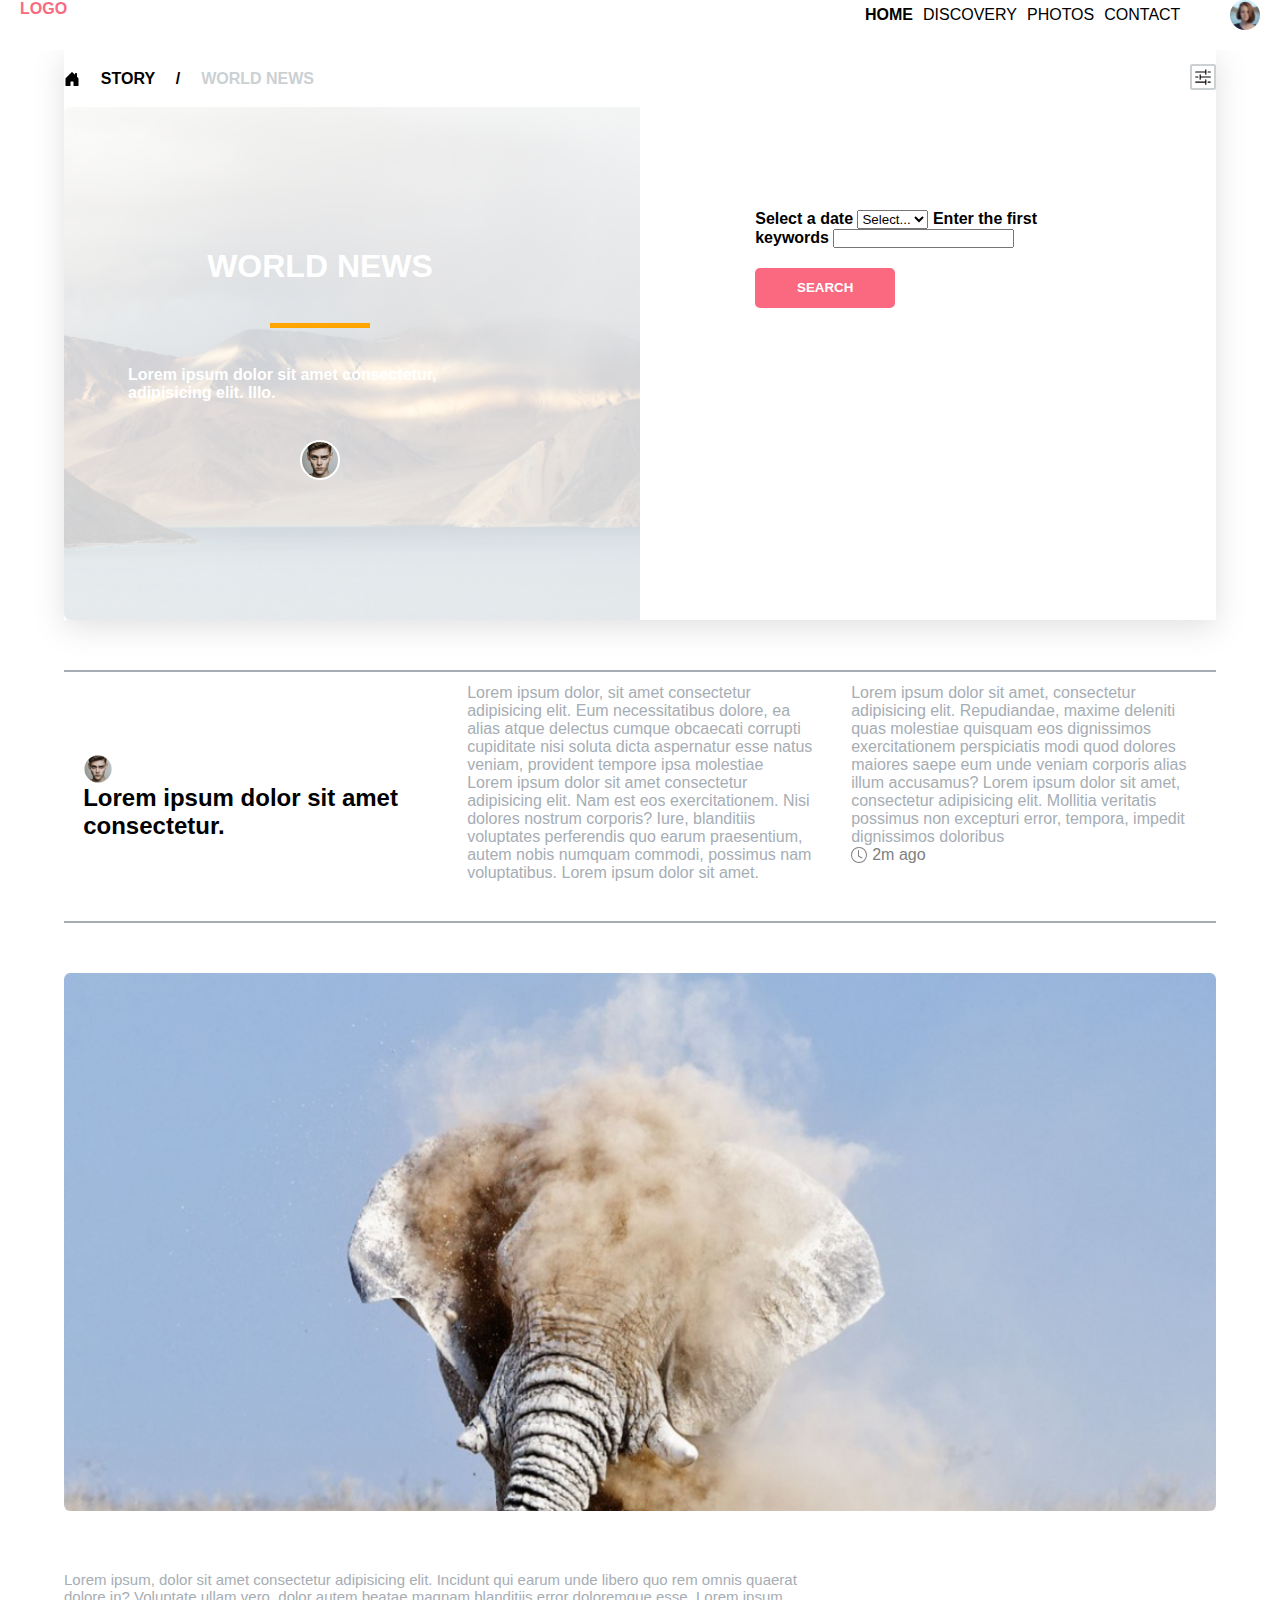
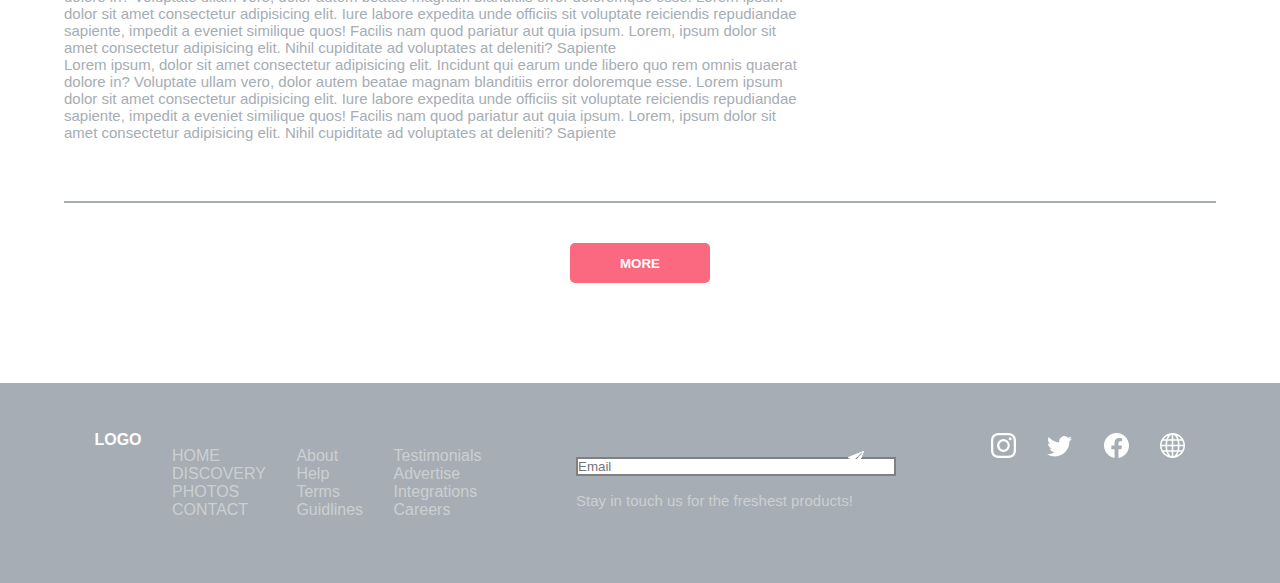
<file: learnmore.html>
<!DOCTYPE html>
<html lang="en">
  <head>
    <meta charset="UTF-8" />
    <meta http-equiv="X-UA-Compatible" content="IE=edge" />
    <meta name="viewport" content="width=device-width, initial-scale=1.0" />
    <title>Learn More</title>
    <link
      rel="stylesheet"
      href="https://cdnjs.cloudflare.com/ajax/libs/font-awesome/6.1.1/css/all.min.css"
      integrity="sha512-KfkfwYDsLkIlwQp6LFnl8zNdLGxu9YAA1QvwINks4PhcElQSvqcyVLLD9aMhXd13uQjoXtEKNosOWaZqXgel0g=="
      crossorigin="anonymous"
      referrerpolicy="no-referrer"
    />
    <link
      href="https://cdn.jsdelivr.net/npm/bootstrap@5.2.0-beta1/dist/css/bootstrap.min.css"
      rel="stylesheet"
      integrity="sha384-0evHe/X+R7YkIZDRvuzKMRqM+OrBnVFBL6DOitfPri4tjfHxaWutUpFmBp4vmVor"
      crossorigin="anonymous"
    />
    <link rel="stylesheet" href="learnmore.css" />
  </head>
  <body>
    <div class="main">
      <nav class="navbar navbar-expand-md bg-light fixed-top">
        <div class="container-fluid">
          <button
            class="navbar-toggler"
            type="button"
            data-bs-toggle="offcanvas"
            data-bs-target="#offcanvasNavbar"
            aria-controls="offcanvasNavbar"
          >
            <span class="navbar-toggler-icon"></span>
          </button>
          <p
            style="font-size: 13px; margin: 5px; color: #a6adb4"
            class="navbar-brand fw-bold"
          >
            LOGO
          </p>
          <img src="./assets/avatar.png" alt="avatar-image" />
          <div
            style="width: 75%"
            class="offcanvas offcanvas-start"
            tabindex="-1"
            id="offcanvasNavbar"
            aria-labelledby="offcanvasNavbarLabel"
          >
            <div class="offcanvas-header">
              <p
                class="offcanvas-title text-danger fw-bold"
                id="offcanvasNavbarLabel"
              >
                LOGO
              </p>
              <button
                type="button"
                class="btn-close"
                data-bs-dismiss="offcanvas"
                aria-label="Close"
              ></button>
            </div>
            <div class="offcanvas-body">
              <ul class="navbar-nav justify-content-end flex-grow-1 pe-3">
                <li class="nav-item">
                  <svg
                    xmlns="http://www.w3.org/2000/svg"
                    width="27"
                    height="27"
                    fill="currentColor"
                    class="bi bi-house-door-fill"
                    viewBox="0 0 16 16"
                  >
                    <path
                      d="M6.5 14.5v-3.505c0-.245.25-.495.5-.495h2c.25 0 .5.25.5.5v3.5a.5.5 0 0 0 .5.5h4a.5.5 0 0 0 .5-.5v-7a.5.5 0 0 0-.146-.354L13 5.793V2.5a.5.5 0 0 0-.5-.5h-1a.5.5 0 0 0-.5.5v1.293L8.354 1.146a.5.5 0 0 0-.708 0l-6 6A.5.5 0 0 0 1.5 7.5v7a.5.5 0 0 0 .5.5h4a.5.5 0 0 0 .5-.5z"
                    />
                  </svg>
                  <a class="nav-link" aria-current="page" href="/index.html"
                    >HOME</a
                  >
                </li>
                <li class="nav-item">
                  <svg
                    xmlns="http://www.w3.org/2000/svg"
                    width="27"
                    height="27"
                    fill="currentColor"
                    class="bi bi-compass-fill"
                    viewBox="0 0 16 16"
                  >
                    <path
                      d="M15.5 8.516a7.5 7.5 0 1 1-9.462-7.24A1 1 0 0 1 7 0h2a1 1 0 0 1 .962 1.276 7.503 7.503 0 0 1 5.538 7.24zm-3.61-3.905L6.94 7.439 4.11 12.39l4.95-2.828 2.828-4.95z"
                    />
                  </svg>
                  <a class="nav-link fw-bold" href="/api.html">DISCOVERY</a>
                </li>
                <li class="nav-item">
                  <svg
                    xmlns="http://www.w3.org/2000/svg"
                    width="27"
                    height="27"
                    fill="currentColor"
                    class="bi bi-image"
                    viewBox="0 0 16 16"
                  >
                    <path d="M6.002 5.5a1.5 1.5 0 1 1-3 0 1.5 1.5 0 0 1 3 0z" />
                    <path
                      d="M2.002 1a2 2 0 0 0-2 2v10a2 2 0 0 0 2 2h12a2 2 0 0 0 2-2V3a2 2 0 0 0-2-2h-12zm12 1a1 1 0 0 1 1 1v6.5l-3.777-1.947a.5.5 0 0 0-.577.093l-3.71 3.71-2.66-1.772a.5.5 0 0 0-.63.062L1.002 12V3a1 1 0 0 1 1-1h12z"
                    />
                  </svg>
                  <a class="nav-link" href="/learnmore.html">PHOTOS</a>
                </li>
                <li class="nav-item">
                  <svg
                    xmlns="http://www.w3.org/2000/svg"
                    width="27"
                    height="27"
                    fill="currentColor"
                    class="bi bi-envelope-fill"
                    viewBox="0 0 16 16"
                  >
                    <path
                      d="M.05 3.555A2 2 0 0 1 2 2h12a2 2 0 0 1 1.95 1.555L8 8.414.05 3.555ZM0 4.697v7.104l5.803-3.558L0 4.697ZM6.761 8.83l-6.57 4.027A2 2 0 0 0 2 14h12a2 2 0 0 0 1.808-1.144l-6.57-4.027L8 9.586l-1.239-.757Zm3.436-.586L16 11.801V4.697l-5.803 3.546Z"
                    />
                  </svg>
                  <a class="nav-link" href="#">CONTACT</a>
                </li>
                <li class="nav-item">
                  <img
                    src="./assets/christopher-campbell-28567-unsplash.png"
                    alt="user-img"
                  />
                  <a class="nav-link" href="#">PROFILE</a>
                </li>
              </ul>
            </div>
            <div class="nav-footer">
              <div class="nav-footer-top">
                <ul>
                  <li>ABOUT</li>
                  <li>HELP</li>
                  <li>TERMS</li>
                  <li>GUIDLINES</li>
                </ul>
                <ul>
                  <li>TESTIMONIALS</li>
                  <li>ADVERTISE</li>
                  <li>INTEGRATIONS</li>
                  <li>CAREERS</li>
                </ul>
              </div>
              <div class="nav-footer-bot">
                <svg
                  xmlns="http://www.w3.org/2000/svg"
                  width="16"
                  height="16"
                  fill="currentColor"
                  class="bi bi-instagram"
                  viewBox="0 0 16 16"
                >
                  <path
                    d="M8 0C5.829 0 5.556.01 4.703.048 3.85.088 3.269.222 2.76.42a3.917 3.917 0 0 0-1.417.923A3.927 3.927 0 0 0 .42 2.76C.222 3.268.087 3.85.048 4.7.01 5.555 0 5.827 0 8.001c0 2.172.01 2.444.048 3.297.04.852.174 1.433.372 1.942.205.526.478.972.923 1.417.444.445.89.719 1.416.923.51.198 1.09.333 1.942.372C5.555 15.99 5.827 16 8 16s2.444-.01 3.298-.048c.851-.04 1.434-.174 1.943-.372a3.916 3.916 0 0 0 1.416-.923c.445-.445.718-.891.923-1.417.197-.509.332-1.09.372-1.942C15.99 10.445 16 10.173 16 8s-.01-2.445-.048-3.299c-.04-.851-.175-1.433-.372-1.941a3.926 3.926 0 0 0-.923-1.417A3.911 3.911 0 0 0 13.24.42c-.51-.198-1.092-.333-1.943-.372C10.443.01 10.172 0 7.998 0h.003zm-.717 1.442h.718c2.136 0 2.389.007 3.232.046.78.035 1.204.166 1.486.275.373.145.64.319.92.599.28.28.453.546.598.92.11.281.24.705.275 1.485.039.843.047 1.096.047 3.231s-.008 2.389-.047 3.232c-.035.78-.166 1.203-.275 1.485a2.47 2.47 0 0 1-.599.919c-.28.28-.546.453-.92.598-.28.11-.704.24-1.485.276-.843.038-1.096.047-3.232.047s-2.39-.009-3.233-.047c-.78-.036-1.203-.166-1.485-.276a2.478 2.478 0 0 1-.92-.598 2.48 2.48 0 0 1-.6-.92c-.109-.281-.24-.705-.275-1.485-.038-.843-.046-1.096-.046-3.233 0-2.136.008-2.388.046-3.231.036-.78.166-1.204.276-1.486.145-.373.319-.64.599-.92.28-.28.546-.453.92-.598.282-.11.705-.24 1.485-.276.738-.034 1.024-.044 2.515-.045v.002zm4.988 1.328a.96.96 0 1 0 0 1.92.96.96 0 0 0 0-1.92zm-4.27 1.122a4.109 4.109 0 1 0 0 8.217 4.109 4.109 0 0 0 0-8.217zm0 1.441a2.667 2.667 0 1 1 0 5.334 2.667 2.667 0 0 1 0-5.334z"
                  />
                </svg>
                <svg
                  xmlns="http://www.w3.org/2000/svg"
                  width="16"
                  height="16"
                  fill="currentColor"
                  class="bi bi-twitter"
                  viewBox="0 0 16 16"
                >
                  <path
                    d="M5.026 15c6.038 0 9.341-5.003 9.341-9.334 0-.14 0-.282-.006-.422A6.685 6.685 0 0 0 16 3.542a6.658 6.658 0 0 1-1.889.518 3.301 3.301 0 0 0 1.447-1.817 6.533 6.533 0 0 1-2.087.793A3.286 3.286 0 0 0 7.875 6.03a9.325 9.325 0 0 1-6.767-3.429 3.289 3.289 0 0 0 1.018 4.382A3.323 3.323 0 0 1 .64 6.575v.045a3.288 3.288 0 0 0 2.632 3.218 3.203 3.203 0 0 1-.865.115 3.23 3.23 0 0 1-.614-.057 3.283 3.283 0 0 0 3.067 2.277A6.588 6.588 0 0 1 .78 13.58a6.32 6.32 0 0 1-.78-.045A9.344 9.344 0 0 0 5.026 15z"
                  />
                </svg>
                <svg
                  xmlns="http://www.w3.org/2000/svg"
                  width="16"
                  height="16"
                  fill="currentColor"
                  class="bi bi-facebook"
                  viewBox="0 0 16 16"
                >
                  <path
                    d="M16 8.049c0-4.446-3.582-8.05-8-8.05C3.58 0-.002 3.603-.002 8.05c0 4.017 2.926 7.347 6.75 7.951v-5.625h-2.03V8.05H6.75V6.275c0-2.017 1.195-3.131 3.022-3.131.876 0 1.791.157 1.791.157v1.98h-1.009c-.993 0-1.303.621-1.303 1.258v1.51h2.218l-.354 2.326H9.25V16c3.824-.604 6.75-3.934 6.75-7.951z"
                  />
                </svg>
                <svg
                  xmlns="http://www.w3.org/2000/svg"
                  width="16"
                  height="16"
                  fill="currentColor"
                  class="bi bi-globe"
                  viewBox="0 0 16 16"
                >
                  <path
                    d="M0 8a8 8 0 1 1 16 0A8 8 0 0 1 0 8zm7.5-6.923c-.67.204-1.335.82-1.887 1.855A7.97 7.97 0 0 0 5.145 4H7.5V1.077zM4.09 4a9.267 9.267 0 0 1 .64-1.539 6.7 6.7 0 0 1 .597-.933A7.025 7.025 0 0 0 2.255 4H4.09zm-.582 3.5c.03-.877.138-1.718.312-2.5H1.674a6.958 6.958 0 0 0-.656 2.5h2.49zM4.847 5a12.5 12.5 0 0 0-.338 2.5H7.5V5H4.847zM8.5 5v2.5h2.99a12.495 12.495 0 0 0-.337-2.5H8.5zM4.51 8.5a12.5 12.5 0 0 0 .337 2.5H7.5V8.5H4.51zm3.99 0V11h2.653c.187-.765.306-1.608.338-2.5H8.5zM5.145 12c.138.386.295.744.468 1.068.552 1.035 1.218 1.65 1.887 1.855V12H5.145zm.182 2.472a6.696 6.696 0 0 1-.597-.933A9.268 9.268 0 0 1 4.09 12H2.255a7.024 7.024 0 0 0 3.072 2.472zM3.82 11a13.652 13.652 0 0 1-.312-2.5h-2.49c.062.89.291 1.733.656 2.5H3.82zm6.853 3.472A7.024 7.024 0 0 0 13.745 12H11.91a9.27 9.27 0 0 1-.64 1.539 6.688 6.688 0 0 1-.597.933zM8.5 12v2.923c.67-.204 1.335-.82 1.887-1.855.173-.324.33-.682.468-1.068H8.5zm3.68-1h2.146c.365-.767.594-1.61.656-2.5h-2.49a13.65 13.65 0 0 1-.312 2.5zm2.802-3.5a6.959 6.959 0 0 0-.656-2.5H12.18c.174.782.282 1.623.312 2.5h2.49zM11.27 2.461c.247.464.462.98.64 1.539h1.835a7.024 7.024 0 0 0-3.072-2.472c.218.284.418.598.597.933zM10.855 4a7.966 7.966 0 0 0-.468-1.068C9.835 1.897 9.17 1.282 8.5 1.077V4h2.355z"
                  />
                </svg>
              </div>
            </div>
          </div>
        </div>
      </nav>
      <div style="width: 100%; height: 50px" class="empty"></div>
      <div class="navbar hidden">
        <div class="navbar-left">
          <a
            href="/index.html"
            style="
              color: #fa6980;
              font-weight: 600;
              margin: 0;
              text-decoration: none;
            "
            >LOGO</a
          >
        </div>
        <div class="navbar-right" id="navbarToggleExternalContent">
          <ul>
            <li style="font-weight: bold">HOME</li>
            <li>DISCOVERY</li>
            <li>PHOTOS</li>
            <li>CONTACT</li>
          </ul>
          <img
            src="./assets/christopher-campbell-28567-unsplash.png"
            alt="user-img"
          />
        </div>
      </div>
      <div class="world-news">
        <div class="world-news-top">
          <div class="world-top-left">
            <svg
              xmlns="http://www.w3.org/2000/svg"
              width="16"
              height="16"
              fill="currentColor"
              class="bi bi-house-door-fill"
              viewBox="0 0 16 16"
            >
              <path
                d="M6.5 14.5v-3.505c0-.245.25-.495.5-.495h2c.25 0 .5.25.5.5v3.5a.5.5 0 0 0 .5.5h4a.5.5 0 0 0 .5-.5v-7a.5.5 0 0 0-.146-.354L13 5.793V2.5a.5.5 0 0 0-.5-.5h-1a.5.5 0 0 0-.5.5v1.293L8.354 1.146a.5.5 0 0 0-.708 0l-6 6A.5.5 0 0 0 1.5 7.5v7a.5.5 0 0 0 .5.5h4a.5.5 0 0 0 .5-.5z"
              />
            </svg>
            <p style="font-weight: bold">STORY</p>
            <p style="font-weight: bold">/</p>
            <p style="font-weight: bold; color: #cbd0d3">WORLD NEWS</p>
          </div>
          <div class="world-top-right">
            <svg
              xmlns="http://www.w3.org/2000/svg"
              width="26"
              height="26"
              fill="currentColor"
              class="bi bi-sliders2"
              viewBox="0 0 16 16"
              style="
                border: 2px solid #cbd0d3;
                padding: 2px;
                border-radius: 2px;
              "
            >
              <path
                fill-rule="evenodd"
                d="M10.5 1a.5.5 0 0 1 .5.5v4a.5.5 0 0 1-1 0V4H1.5a.5.5 0 0 1 0-1H10V1.5a.5.5 0 0 1 .5-.5ZM12 3.5a.5.5 0 0 1 .5-.5h2a.5.5 0 0 1 0 1h-2a.5.5 0 0 1-.5-.5Zm-6.5 2A.5.5 0 0 1 6 6v1.5h8.5a.5.5 0 0 1 0 1H6V10a.5.5 0 0 1-1 0V6a.5.5 0 0 1 .5-.5ZM1 8a.5.5 0 0 1 .5-.5h2a.5.5 0 0 1 0 1h-2A.5.5 0 0 1 1 8Zm9.5 2a.5.5 0 0 1 .5.5v4a.5.5 0 0 1-1 0V13H1.5a.5.5 0 0 1 0-1H10v-1.5a.5.5 0 0 1 .5-.5Zm1.5 2.5a.5.5 0 0 1 .5-.5h2a.5.5 0 0 1 0 1h-2a.5.5 0 0 1-.5-.5Z"
              />
            </svg>
          </div>
        </div>
        <div class="world-news-bot">
          <div class="world-bot-left">
            <img
              style="width: 100%; height: 100%"
              src="/assets/img.png"
              alt=""
            />
            <div class="bot-left-text">
              <h1>WORLD NEWS</h1>
              <dd
                style="background-color: orange; width: 100px; height: 5px"
              ></dd>
              <p>
                Lorem ipsum dolor sit amet consectetur, adipisicing elit. Illo.
              </p>
              <img src="/assets/avatarr.png" alt="" />
            </div>
          </div>
          <div class="world-bot-right">
            <div class="bot-right">
              <label for="basic-url" class="form-label">Select a date</label>
              <select
                class="form-select"
                id="basic-url"
                aria-label="Default select example"
              >
                <option selected>Select...</option>
                <option value="1">One</option>
                <option value="2">Two</option>
                <option value="3">Three</option>
              </select>
              <label
                style="margin-top: 30px"
                for="basic-url2"
                class="form-label"
                >Enter the first keywords</label
              >
              <input id="basic-url2" class="form-control" type="text" />
              <button>SEARCH</button>
            </div>
          </div>
        </div>
      </div>
      <div class="info">
        <div class="info-left">
          <img
            style="display: block; width: 30px"
            src="/assets/avatarr.png"
            alt=""
          />
          <h2 style="font-size: 24px; font-weight: bold">
            Lorem ipsum dolor sit amet consectetur.
          </h2>
        </div>
        <div class="info-mid">
          <p style="color: #a6adb4">
            Lorem ipsum dolor, sit amet consectetur adipisicing elit. Eum
            necessitatibus dolore, ea alias atque delectus cumque obcaecati
            corrupti cupiditate nisi soluta dicta aspernatur esse natus veniam,
            provident tempore ipsa molestiae Lorem ipsum dolor sit amet
            consectetur adipisicing elit. Nam est eos exercitationem. Nisi
            dolores nostrum corporis? Iure, blanditiis voluptates perferendis
            quo earum praesentium, autem nobis numquam commodi, possimus nam
            voluptatibus. Lorem ipsum dolor sit amet.
          </p>
        </div>
        <div class="info-right">
          <p style="color: #a6adb4">
            Lorem ipsum dolor sit amet, consectetur adipisicing elit.
            Repudiandae, maxime deleniti quas molestiae quisquam eos dignissimos
            exercitationem perspiciatis modi quod dolores maiores saepe eum unde
            veniam corporis alias illum accusamus? Lorem ipsum dolor sit amet,
            consectetur adipisicing elit. Mollitia veritatis possimus non
            excepturi error, tempora, impedit dignissimos doloribus
          </p>
          <span style="display: flex; align-items: center"
            ><svg
              xmlns="http://www.w3.org/2000/svg"
              width="16"
              height="16"
              fill="currentColor"
              class="bi bi-clock"
              viewBox="0 0 16 16"
              style="color: gray"
            >
              <path
                d="M8 3.5a.5.5 0 0 0-1 0V9a.5.5 0 0 0 .252.434l3.5 2a.5.5 0 0 0 .496-.868L8 8.71V3.5z"
              />
              <path
                d="M8 16A8 8 0 1 0 8 0a8 8 0 0 0 0 16zm7-8A7 7 0 1 1 1 8a7 7 0 0 1 14 0z"
              />
            </svg>
            <p style="margin: 0 5px; color: gray">2m ago</p>
          </span>
        </div>
      </div>
      <div class="elephant">
        <div class="elephant-top">
          <img
            style="width: 100%; height: 100%"
            src="/assets/elephant.png"
            alt=""
          />
        </div>
        <div class="elephant-bot">
          <p style="width: 65%; font-size: 15px; color: #a6adb4">
            Lorem ipsum, dolor sit amet consectetur adipisicing elit. Incidunt
            qui earum unde libero quo rem omnis quaerat dolore in? Voluptate
            ullam vero, dolor autem beatae magnam blanditiis error doloremque
            esse. Lorem ipsum dolor sit amet consectetur adipisicing elit. Iure
            labore expedita unde officiis sit voluptate reiciendis repudiandae
            sapiente, impedit a eveniet similique quos! Facilis nam quod
            pariatur aut quia ipsum. Lorem, ipsum dolor sit amet consectetur
            adipisicing elit. Nihil cupiditate ad voluptates at deleniti?
            Sapiente
          </p>
          <p style="width: 65%; font-size: 15px; color: #a6adb4">
            Lorem ipsum, dolor sit amet consectetur adipisicing elit. Incidunt
            qui earum unde libero quo rem omnis quaerat dolore in? Voluptate
            ullam vero, dolor autem beatae magnam blanditiis error doloremque
            esse. Lorem ipsum dolor sit amet consectetur adipisicing elit. Iure
            labore expedita unde officiis sit voluptate reiciendis repudiandae
            sapiente, impedit a eveniet similique quos! Facilis nam quod
            pariatur aut quia ipsum. Lorem, ipsum dolor sit amet consectetur
            adipisicing elit. Nihil cupiditate ad voluptates at deleniti?
            Sapiente
          </p>
        </div>
      </div>
      <button class="more-button">
        <a style="text-decoration: none; color: #ffffff" href="/api.html"
          >MORE</a
        >
      </button>

      <div class="footer">
        <div class="footer-left">
          <h1
            style="
              font-size: 16px;
              font-weight: bold;
              color: #ffffff;
              position: relative;
              top: 18px;
            "
          >
            LOGO
          </h1>
          <div class="left">
            <ul style="list-style-type: none">
              <li>HOME</li>
              <li>DISCOVERY</li>
              <li>PHOTOS</li>
              <li>CONTACT</li>
            </ul>
          </div>
          <div class="middle">
            <ul style="list-style-type: none">
              <li>About</li>
              <li>Help</li>
              <li>Terms</li>
              <li>Guidlines</li>
            </ul>
          </div>
          <div class="right">
            <ul style="list-style-type: none">
              <li>Testimonials</li>
              <li>Advertise</li>
              <li>Integrations</li>
              <li>Careers</li>
            </ul>
          </div>
        </div>
        <div class="footer-middle">
          <input
            style="border: 2px solid gray"
            type="text"
            class="form-control bg-transparent text-white"
            id="formGroupExampleInput"
            placeholder="Email"
          />
          <svg
            style="position: relative; bottom: 25px; left: 85%; color: #ffffff"
            xmlns="http://www.w3.org/2000/svg"
            width="16"
            height="16"
            fill="currentColor"
            class="bi bi-send-fill"
            viewBox="0 0 16 16"
          >
            <path
              d="M15.964.686a.5.5 0 0 0-.65-.65L.767 5.855H.766l-.452.18a.5.5 0 0 0-.082.887l.41.26.001.002 4.995 3.178 3.178 4.995.002.002.26.41a.5.5 0 0 0 .886-.083l6-15Zm-1.833 1.89L6.637 10.07l-.215-.338a.5.5 0 0 0-.154-.154l-.338-.215 7.494-7.494 1.178-.471-.47 1.178Z"
            />
          </svg>
          <p style="color: #cbd0d3; font-size: 15px">
            Stay in touch us for the freshest products!
          </p>
        </div>
        <div class="footer-right">
          <svg
            xmlns="http://www.w3.org/2000/svg"
            width="16"
            height="16"
            fill="currentColor"
            class="bi bi-instagram"
            viewBox="0 0 16 16"
          >
            <path
              d="M8 0C5.829 0 5.556.01 4.703.048 3.85.088 3.269.222 2.76.42a3.917 3.917 0 0 0-1.417.923A3.927 3.927 0 0 0 .42 2.76C.222 3.268.087 3.85.048 4.7.01 5.555 0 5.827 0 8.001c0 2.172.01 2.444.048 3.297.04.852.174 1.433.372 1.942.205.526.478.972.923 1.417.444.445.89.719 1.416.923.51.198 1.09.333 1.942.372C5.555 15.99 5.827 16 8 16s2.444-.01 3.298-.048c.851-.04 1.434-.174 1.943-.372a3.916 3.916 0 0 0 1.416-.923c.445-.445.718-.891.923-1.417.197-.509.332-1.09.372-1.942C15.99 10.445 16 10.173 16 8s-.01-2.445-.048-3.299c-.04-.851-.175-1.433-.372-1.941a3.926 3.926 0 0 0-.923-1.417A3.911 3.911 0 0 0 13.24.42c-.51-.198-1.092-.333-1.943-.372C10.443.01 10.172 0 7.998 0h.003zm-.717 1.442h.718c2.136 0 2.389.007 3.232.046.78.035 1.204.166 1.486.275.373.145.64.319.92.599.28.28.453.546.598.92.11.281.24.705.275 1.485.039.843.047 1.096.047 3.231s-.008 2.389-.047 3.232c-.035.78-.166 1.203-.275 1.485a2.47 2.47 0 0 1-.599.919c-.28.28-.546.453-.92.598-.28.11-.704.24-1.485.276-.843.038-1.096.047-3.232.047s-2.39-.009-3.233-.047c-.78-.036-1.203-.166-1.485-.276a2.478 2.478 0 0 1-.92-.598 2.48 2.48 0 0 1-.6-.92c-.109-.281-.24-.705-.275-1.485-.038-.843-.046-1.096-.046-3.233 0-2.136.008-2.388.046-3.231.036-.78.166-1.204.276-1.486.145-.373.319-.64.599-.92.28-.28.546-.453.92-.598.282-.11.705-.24 1.485-.276.738-.034 1.024-.044 2.515-.045v.002zm4.988 1.328a.96.96 0 1 0 0 1.92.96.96 0 0 0 0-1.92zm-4.27 1.122a4.109 4.109 0 1 0 0 8.217 4.109 4.109 0 0 0 0-8.217zm0 1.441a2.667 2.667 0 1 1 0 5.334 2.667 2.667 0 0 1 0-5.334z"
            />
          </svg>
          <svg
            xmlns="http://www.w3.org/2000/svg"
            width="16"
            height="16"
            fill="currentColor"
            class="bi bi-twitter"
            viewBox="0 0 16 16"
          >
            <path
              d="M5.026 15c6.038 0 9.341-5.003 9.341-9.334 0-.14 0-.282-.006-.422A6.685 6.685 0 0 0 16 3.542a6.658 6.658 0 0 1-1.889.518 3.301 3.301 0 0 0 1.447-1.817 6.533 6.533 0 0 1-2.087.793A3.286 3.286 0 0 0 7.875 6.03a9.325 9.325 0 0 1-6.767-3.429 3.289 3.289 0 0 0 1.018 4.382A3.323 3.323 0 0 1 .64 6.575v.045a3.288 3.288 0 0 0 2.632 3.218 3.203 3.203 0 0 1-.865.115 3.23 3.23 0 0 1-.614-.057 3.283 3.283 0 0 0 3.067 2.277A6.588 6.588 0 0 1 .78 13.58a6.32 6.32 0 0 1-.78-.045A9.344 9.344 0 0 0 5.026 15z"
            />
          </svg>
          <svg
            xmlns="http://www.w3.org/2000/svg"
            width="16"
            height="16"
            fill="currentColor"
            class="bi bi-facebook"
            viewBox="0 0 16 16"
          >
            <path
              d="M16 8.049c0-4.446-3.582-8.05-8-8.05C3.58 0-.002 3.603-.002 8.05c0 4.017 2.926 7.347 6.75 7.951v-5.625h-2.03V8.05H6.75V6.275c0-2.017 1.195-3.131 3.022-3.131.876 0 1.791.157 1.791.157v1.98h-1.009c-.993 0-1.303.621-1.303 1.258v1.51h2.218l-.354 2.326H9.25V16c3.824-.604 6.75-3.934 6.75-7.951z"
            />
          </svg>
          <svg
            xmlns="http://www.w3.org/2000/svg"
            width="16"
            height="16"
            fill="currentColor"
            class="bi bi-globe"
            viewBox="0 0 16 16"
          >
            <path
              d="M0 8a8 8 0 1 1 16 0A8 8 0 0 1 0 8zm7.5-6.923c-.67.204-1.335.82-1.887 1.855A7.97 7.97 0 0 0 5.145 4H7.5V1.077zM4.09 4a9.267 9.267 0 0 1 .64-1.539 6.7 6.7 0 0 1 .597-.933A7.025 7.025 0 0 0 2.255 4H4.09zm-.582 3.5c.03-.877.138-1.718.312-2.5H1.674a6.958 6.958 0 0 0-.656 2.5h2.49zM4.847 5a12.5 12.5 0 0 0-.338 2.5H7.5V5H4.847zM8.5 5v2.5h2.99a12.495 12.495 0 0 0-.337-2.5H8.5zM4.51 8.5a12.5 12.5 0 0 0 .337 2.5H7.5V8.5H4.51zm3.99 0V11h2.653c.187-.765.306-1.608.338-2.5H8.5zM5.145 12c.138.386.295.744.468 1.068.552 1.035 1.218 1.65 1.887 1.855V12H5.145zm.182 2.472a6.696 6.696 0 0 1-.597-.933A9.268 9.268 0 0 1 4.09 12H2.255a7.024 7.024 0 0 0 3.072 2.472zM3.82 11a13.652 13.652 0 0 1-.312-2.5h-2.49c.062.89.291 1.733.656 2.5H3.82zm6.853 3.472A7.024 7.024 0 0 0 13.745 12H11.91a9.27 9.27 0 0 1-.64 1.539 6.688 6.688 0 0 1-.597.933zM8.5 12v2.923c.67-.204 1.335-.82 1.887-1.855.173-.324.33-.682.468-1.068H8.5zm3.68-1h2.146c.365-.767.594-1.61.656-2.5h-2.49a13.65 13.65 0 0 1-.312 2.5zm2.802-3.5a6.959 6.959 0 0 0-.656-2.5H12.18c.174.782.282 1.623.312 2.5h2.49zM11.27 2.461c.247.464.462.98.64 1.539h1.835a7.024 7.024 0 0 0-3.072-2.472c.218.284.418.598.597.933zM10.855 4a7.966 7.966 0 0 0-.468-1.068C9.835 1.897 9.17 1.282 8.5 1.077V4h2.355z"
            />
          </svg>
        </div>
        <div class="footer-ipad-top">
          <div class="ipad-top-left">
            <p style="font-size: 0.8rem; color: white; font-weight: bold">
              LOGO
            </p>
          </div>
          <div class="ipad-top-right">
            <ul
              style="
                list-style-type: none;
                font-size: 0.8rem;
                color: white;
                font-weight: bold;
              "
            >
              <li>HOME</li>
              <li>DISCOVERY</li>
              <li>PHOTOS</li>
              <li>CONTACT</li>
            </ul>
            <ul
              style="
                list-style-type: none;
                font-size: 0.8rem;
                color: white;
                font-weight: bold;
              "
            >
              <li>ABOUT</li>
              <li>HELP</li>
              <li>TERMS</li>
              <li>GUIDLINES</li>
            </ul>
            <ul
              style="
                list-style-type: none;
                font-size: 0.8rem;
                color: white;
                font-weight: bold;
              "
            >
              <li>TESTIMONIALS</li>
              <li>ADVERTISE</li>
              <li>INTEGRATIONS</li>
              <li>CAREERS</li>
            </ul>
          </div>
        </div>
        <div class="footer-ipad-bot">
          <div class="ipad-bot-left">
            <input
              style="border: 2px solid gray"
              type="text"
              class="form-control w-75 bg-transparent text-white"
              id="formGroupExampleInput"
              placeholder="Email"
            />
            <svg
              style="
                position: relative;
                bottom: 35px;
                left: 65%;
                color: #ffffff;
              "
              xmlns="http://www.w3.org/2000/svg"
              width="16"
              height="16"
              fill="currentColor"
              class="bi bi-send-fill"
              viewBox="0 0 16 16"
            >
              <path
                d="M15.964.686a.5.5 0 0 0-.65-.65L.767 5.855H.766l-.452.18a.5.5 0 0 0-.082.887l.41.26.001.002 4.995 3.178 3.178 4.995.002.002.26.41a.5.5 0 0 0 .886-.083l6-15Zm-1.833 1.89L6.637 10.07l-.215-.338a.5.5 0 0 0-.154-.154l-.338-.215 7.494-7.494 1.178-.471-.47 1.178Z"
              />
            </svg>
            <p style="color: #cbd0d3; font-size: 15px">
              Stay in touch us for the freshest products!
            </p>
          </div>
          <div class="ipad-bot-right">
            <svg
              xmlns="http://www.w3.org/2000/svg"
              width="16"
              height="16"
              fill="currentColor"
              class="bi bi-instagram"
              viewBox="0 0 16 16"
            >
              <path
                d="M8 0C5.829 0 5.556.01 4.703.048 3.85.088 3.269.222 2.76.42a3.917 3.917 0 0 0-1.417.923A3.927 3.927 0 0 0 .42 2.76C.222 3.268.087 3.85.048 4.7.01 5.555 0 5.827 0 8.001c0 2.172.01 2.444.048 3.297.04.852.174 1.433.372 1.942.205.526.478.972.923 1.417.444.445.89.719 1.416.923.51.198 1.09.333 1.942.372C5.555 15.99 5.827 16 8 16s2.444-.01 3.298-.048c.851-.04 1.434-.174 1.943-.372a3.916 3.916 0 0 0 1.416-.923c.445-.445.718-.891.923-1.417.197-.509.332-1.09.372-1.942C15.99 10.445 16 10.173 16 8s-.01-2.445-.048-3.299c-.04-.851-.175-1.433-.372-1.941a3.926 3.926 0 0 0-.923-1.417A3.911 3.911 0 0 0 13.24.42c-.51-.198-1.092-.333-1.943-.372C10.443.01 10.172 0 7.998 0h.003zm-.717 1.442h.718c2.136 0 2.389.007 3.232.046.78.035 1.204.166 1.486.275.373.145.64.319.92.599.28.28.453.546.598.92.11.281.24.705.275 1.485.039.843.047 1.096.047 3.231s-.008 2.389-.047 3.232c-.035.78-.166 1.203-.275 1.485a2.47 2.47 0 0 1-.599.919c-.28.28-.546.453-.92.598-.28.11-.704.24-1.485.276-.843.038-1.096.047-3.232.047s-2.39-.009-3.233-.047c-.78-.036-1.203-.166-1.485-.276a2.478 2.478 0 0 1-.92-.598 2.48 2.48 0 0 1-.6-.92c-.109-.281-.24-.705-.275-1.485-.038-.843-.046-1.096-.046-3.233 0-2.136.008-2.388.046-3.231.036-.78.166-1.204.276-1.486.145-.373.319-.64.599-.92.28-.28.546-.453.92-.598.282-.11.705-.24 1.485-.276.738-.034 1.024-.044 2.515-.045v.002zm4.988 1.328a.96.96 0 1 0 0 1.92.96.96 0 0 0 0-1.92zm-4.27 1.122a4.109 4.109 0 1 0 0 8.217 4.109 4.109 0 0 0 0-8.217zm0 1.441a2.667 2.667 0 1 1 0 5.334 2.667 2.667 0 0 1 0-5.334z"
              />
            </svg>
            <svg
              xmlns="http://www.w3.org/2000/svg"
              width="16"
              height="16"
              fill="currentColor"
              class="bi bi-twitter"
              viewBox="0 0 16 16"
            >
              <path
                d="M5.026 15c6.038 0 9.341-5.003 9.341-9.334 0-.14 0-.282-.006-.422A6.685 6.685 0 0 0 16 3.542a6.658 6.658 0 0 1-1.889.518 3.301 3.301 0 0 0 1.447-1.817 6.533 6.533 0 0 1-2.087.793A3.286 3.286 0 0 0 7.875 6.03a9.325 9.325 0 0 1-6.767-3.429 3.289 3.289 0 0 0 1.018 4.382A3.323 3.323 0 0 1 .64 6.575v.045a3.288 3.288 0 0 0 2.632 3.218 3.203 3.203 0 0 1-.865.115 3.23 3.23 0 0 1-.614-.057 3.283 3.283 0 0 0 3.067 2.277A6.588 6.588 0 0 1 .78 13.58a6.32 6.32 0 0 1-.78-.045A9.344 9.344 0 0 0 5.026 15z"
              />
            </svg>
            <svg
              xmlns="http://www.w3.org/2000/svg"
              width="16"
              height="16"
              fill="currentColor"
              class="bi bi-facebook"
              viewBox="0 0 16 16"
            >
              <path
                d="M16 8.049c0-4.446-3.582-8.05-8-8.05C3.58 0-.002 3.603-.002 8.05c0 4.017 2.926 7.347 6.75 7.951v-5.625h-2.03V8.05H6.75V6.275c0-2.017 1.195-3.131 3.022-3.131.876 0 1.791.157 1.791.157v1.98h-1.009c-.993 0-1.303.621-1.303 1.258v1.51h2.218l-.354 2.326H9.25V16c3.824-.604 6.75-3.934 6.75-7.951z"
              />
            </svg>
            <svg
              xmlns="http://www.w3.org/2000/svg"
              width="16"
              height="16"
              fill="currentColor"
              class="bi bi-globe"
              viewBox="0 0 16 16"
            >
              <path
                d="M0 8a8 8 0 1 1 16 0A8 8 0 0 1 0 8zm7.5-6.923c-.67.204-1.335.82-1.887 1.855A7.97 7.97 0 0 0 5.145 4H7.5V1.077zM4.09 4a9.267 9.267 0 0 1 .64-1.539 6.7 6.7 0 0 1 .597-.933A7.025 7.025 0 0 0 2.255 4H4.09zm-.582 3.5c.03-.877.138-1.718.312-2.5H1.674a6.958 6.958 0 0 0-.656 2.5h2.49zM4.847 5a12.5 12.5 0 0 0-.338 2.5H7.5V5H4.847zM8.5 5v2.5h2.99a12.495 12.495 0 0 0-.337-2.5H8.5zM4.51 8.5a12.5 12.5 0 0 0 .337 2.5H7.5V8.5H4.51zm3.99 0V11h2.653c.187-.765.306-1.608.338-2.5H8.5zM5.145 12c.138.386.295.744.468 1.068.552 1.035 1.218 1.65 1.887 1.855V12H5.145zm.182 2.472a6.696 6.696 0 0 1-.597-.933A9.268 9.268 0 0 1 4.09 12H2.255a7.024 7.024 0 0 0 3.072 2.472zM3.82 11a13.652 13.652 0 0 1-.312-2.5h-2.49c.062.89.291 1.733.656 2.5H3.82zm6.853 3.472A7.024 7.024 0 0 0 13.745 12H11.91a9.27 9.27 0 0 1-.64 1.539 6.688 6.688 0 0 1-.597.933zM8.5 12v2.923c.67-.204 1.335-.82 1.887-1.855.173-.324.33-.682.468-1.068H8.5zm3.68-1h2.146c.365-.767.594-1.61.656-2.5h-2.49a13.65 13.65 0 0 1-.312 2.5zm2.802-3.5a6.959 6.959 0 0 0-.656-2.5H12.18c.174.782.282 1.623.312 2.5h2.49zM11.27 2.461c.247.464.462.98.64 1.539h1.835a7.024 7.024 0 0 0-3.072-2.472c.218.284.418.598.597.933zM10.855 4a7.966 7.966 0 0 0-.468-1.068C9.835 1.897 9.17 1.282 8.5 1.077V4h2.355z"
              />
            </svg>
          </div>
        </div>
      </div>
    </div>
  </body>

  <script
    src="https://cdn.jsdelivr.net/npm/bootstrap@5.2.0-beta1/dist/js/bootstrap.bundle.min.js"
    integrity="sha384-pprn3073KE6tl6bjs2QrFaJGz5/SUsLqktiwsUTF55Jfv3qYSDhgCecCxMW52nD2"
    crossorigin="anonymous"
  ></script>
</html>
</file>
<file: main.css>
.footer-right svg {
  width: 25px;
  height: 25px;
  color: white;
  margin-top: 20px;
}
.footer-right {
  height: 70%;
  width: 20%;
  display: flex;
  justify-content: space-evenly;
}
.footer-middle {
  height: 70%;
  width: 25%;
  display: flex;
  flex-direction: column;
  justify-content: center;
}
.footer-left div {
  height: 100%;
  display: flex;
  align-items: center;
  color: #cbd0d3;
}
.footer-left {
  height: 70%;
  width: 35%;
  display: flex;
  justify-content: space-evenly;
}
.footer {
  width: 100%;
  height: 200px;
  margin-top: 100px;
  background-color: #a6adb4;
  display: flex;
  justify-content: space-evenly;
  align-items: center;
}
.ipad-bot-right svg {
  width: 1.3rem;
  height: 1.3rem;
  margin: 5px;
  color: white;
}
.ipad-bot-right {
  width: 40%;
  height: 100%;
  display: flex;
  align-items: center;
  justify-content: center;
}
.ipad-bot-left {
  width: 60%;
  height: 100%;
}
.footer-ipad-bot {
  width: 90%;
  height: 40%;
  display: flex;
  justify-content: space-between;
  align-items: center;
}
.ipad-top-left {
  width: 40%;
  height: 78%;
}
.ipad-top-right {
  display: flex;
  width: 60%;
  height: 100%;
  justify-content: flex-start;
  align-items: center;
}
.footer-ipad-top {
  width: 90%;
  height: 40%;
  display: flex;
  justify-content: space-between;
  align-items: center;
}
.card {
  box-shadow: rgba(100, 100, 111, 0.2) 0px 7px 29px 0px;
}
.happening-bot-right {
  height: 100%;
  width: 30%;
  display: flex;
  flex-direction: column;
  align-items: center;
  justify-content: space-between;
}

.img-bot-text {
  width: 90%;
  height: 90%;
  display: flex;
  flex-direction: column;
  justify-content: space-between;
  position: relative;
  bottom: 380px;
  left: 50px;
}
.img-top-text {
  width: 90%;
  height: 90%;
  display: flex;
  flex-direction: column;
  justify-content: space-between;
  position: relative;
  bottom: 380px;
  left: 50px;
}
.happening-bot-left div img {
  width: 100%;
  height: 100%;
}
.img-bot {
  width: 100%;
  height: 48%;
}
.img-top {
  width: 100%;
  height: 48%;
}
.happening-bot-left {
  width: 67%;
  height: 100%;
  display: flex;
  flex-direction: column;
  justify-content: space-between;
}
.happening-bot {
  width: 100%;
  height: 93%;
  display: flex;
  justify-content: space-between;
}
.happening-top {
  height: 7%;
  width: 100%;
  display: flex;
  justify-content: space-between;
}
.card2 {
  width: 85%;
  height: 32%;
}
.happening-now {
  height: 900px;
  width: 85%;
  margin: auto;
  display: flex;
  flex-direction: column;
}
.active {
  display: flex !important;
  justify-content: space-around;
}
.trending-bot {
  height: 85%;
  width: 100%;
  display: flex;
  justify-content: center;
  align-items: center;
  overflow: hidden;
}
.trending-top {
  height: 15%;
  width: 100%;
  display: flex;
  justify-content: space-between;
}
.trending-main {
  margin: 50px auto;
  height: 410px;
  width: 80%;
}
.world-new-right-text-bot {
  height: 80%;
  width: 100%;
}
.world-new-right-text-top {
  border-bottom: 2px solid grey;
  height: 15%;
}
.world-new-right-text {
  height: 70%;
  width: 70%;
  display: flex;
  flex-direction: column;
  justify-content: space-between;
}
.world-news-right {
  width: 35%;
  height: 100%;
  display: flex;
  justify-content: center;
  align-items: center;
}
.world-news-left-text a {
  font-size: 11px;
  font-weight: bold;
  color: #ffffff;
  text-decoration: none;
}
.world-news-left-text button {
  background-color: #fa6980;
  width: 134px;
  height: 40px;
  border: none;
  border-radius: 5px;
}
.world-news-left-text p {
  color: white;
}
.world-news-left-text h2 {
  color: white;
  font-weight: bold;
}
.world-news-left-text hr {
  position: relative;
  top: 20px;
  border: none;
  height: 3px;
  background: white;
  margin-bottom: 50px;
  opacity: 1;
}
.world-news-left-text h1 {
  color: white;
  font-weight: bold;
}
.world-news-left-text {
  position: absolute;
  display: flex;
  flex-direction: column;
  width: 40%;
  top: 180px;
  left: 150px;
}
.world-news-left img {
  width: 100%;
  height: 100%;
  position: relative;
}
.world-news-left {
  width: 65%;
  height: 100%;
}
.world-news {
  display: flex;
  justify-content: center;
  align-items: center;
  width: 100%;
  height: 600px;
}
.nav-footer-bot svg {
  width: 1.5rem;
  height: 1.5rem;
  margin: 10px;
}
.nav-footer-bot {
  width: 70%;
  height: 20%;
  display: flex;
}
.nav-footer-top ul li {
  margin: 20px 0px;
}
.nav-footer-top ul {
  list-style-type: none;
  font-size: 1rem;
  color: white;
  font-weight: bold;
  padding: 0;
  margin: 30px;
}
.nav-footer-top {
  width: 100%;
  height: 80%;
  display: flex;
  justify-content: center;
  align-items: center;
}
.nav-footer {
  background-color: #a6adb4;
  width: 100%;
  height: 310px;
  display: flex;
  flex-direction: column;
  align-items: center;
}
.nav-item a {
  margin-left: 30px;
}
.nav-item {
  margin: 5px 0px;
  margin-left: 10px;
  display: flex;
  align-items: center;
}
.navbar-right ul li {
  list-style-type: none;
  margin: 5px;
}
.navbar-right ul {
  display: flex;
  align-items: center;
  padding: 0;
  margin: 0;
}
.navbar-right {
  position: relative;
  display: flex;
  align-items: center;
  justify-content: space-between;
  width: 400px;
  height: 30px;
  right: 20px;
}
.navbar-left {
  position: relative;
  left: 20px;
  align-items: center;
}
.navbar {
  width: 100%;
  height: 50px;
  display: flex;
  justify-content: space-between;
  padding: 0;
  z-index: 9;
  background-color: #ffffff;
}
.hidden {
  position: fixed;
}
.main {
  display: flex;
  flex-direction: column;
  width: 100%;
}
::-webkit-scrollbar {
  display: none;
}
* {
  margin: 0;
  padding: 0;
  box-sizing: border-box;
  font-family: Arial, Helvetica, sans-serif;
}

/* mobile */
@media screen and (max-width: 620px) {
  .card2{
    width: 47%;
  }
  .happening-bot-right div{
    width: 100%;
  }
  .happening-bot-right {
    display: flex;
    width: 100%;
    flex-direction: column;
    margin-top: 50px;
  }
  .none {
    display: none;
  }
  .img-bot-text {
    height: 70%;
    left: 20px;
    bottom: 300px;
  }
  .img-top-text {
    height: 70%;
    bottom: 300px ;
    left: 20px;
  }
  .happening-bot-left {
    width: 100%;
  }
  .happening-bot {
    flex-direction: column;
    width: 85%;
    margin: auto;
  }
  .happening-top{
    width: 80%;
    margin: auto;
  }
  .happening-now {
    width: 100%;
    height: 1500px;
    margin-top: 250px;
  }
  .slide{
    height: 100%;
  }
  .carousel-inner{
    height: 100%;
  }
  .active div{
    width: 100% !important;
  }
  .active{
    flex-direction: column;
    width: 100%;
    align-items: center;
    justify-content: space-around;
    height: 100%;
  }
  .trending-bot{
    height: 600px;
  }
  .ipad {
    width: 12rem !important;
  }
  .world-new-right-text-bot {
    display: flex;
    flex-direction: column;
  }
  .world-new-right-text {
    width: 80%;
  }
  .world-news-right {
    width: 100%;
    flex-direction: column;
  }
  .world-news-left-text {
    width: 90%;
    left: 20px;
    top: 20px;
  }
  .world-news-left {
    width: 100%;
    height: 550px;
  }
  .world-news {
    flex-direction: column;
    height: 1000px;
  }
  .hidden {
    display: none;
  }
  .footer {
    display: none;
  }
}
/* destkop */
@media screen and (min-width: 621px) {
  .fixed-top {
    display: none;
  }
  .footer-ipad-top,
  .footer-ipad-bot {
    display: none;
  }
}

/* ipad */
@media screen and (min-width: 621px) and (max-width: 870px) {

  .card2{
    width: 47%;
  }
  .happening-bot-right {
    display: flex;
    width: 100%;
    flex-direction: row;
    justify-content: space-between;
  }
  .none {
    display: none;
  }
  .img-bot-text {
    bottom: 460px;
  }
  .img-top-text {
    bottom: 460px;
  }
  .happening-bot-left {
    width: 100%;
  }
  .happening-bot {
    flex-direction: column;
    width: 80%;
    margin: auto;
  }
  .happening-top{
    width: 80%;
    margin: auto;
  }
  .happening-now {
    width: 100%;
    height: 1500px;
  }
  .hide{
    display: none;
  }
  .ipad {
    width: 18rem !important;
  }
  .world-new-right-text-bot {
    display: flex;
  }
  .world-new-right-text {
    width: 80%;
  }
  .world-news-right {
    width: 100%;
  }
  .world-news-left-text {
    width: 70%;
  }
  .world-news-left {
    width: 100%;
  }
  .world-news {
    flex-direction: column;
    height: 1000px;
  }
  .footer-ipad-top,
  .footer-ipad-bot {
    display: flex;
  }
  .footer {
    height: 316px;
    flex-direction: column;
  }
  .footer-left,
  .footer-middle,
  .footer-right {
    display: none;
  }
}
</file>
<file: api.css>
.divs {
  box-shadow: rgba(100, 100, 111, 0.2) 0px 7px 29px 0px;
  border-radius: 5px;
}
.traveler-bot div {
  margin: 20px;
}
.traveler-bot {
  height: 90%;
  width: 100%;
  display: flex;
  flex-wrap: wrap;
  justify-content: center;
  align-items: center;
}
.traveler-top {
  height: 10%;
  width: 100%;
  display: flex;
  align-items: center;
  justify-content: center;
}
.travelers {
  width: 90%;
  height: auto;
  margin: auto;
  margin-top: 100px;
  display: flex;
  flex-direction: column;
}





.ipad-bot-right svg{
  width: 1.3rem;
  height: 1.3rem;
  margin: 5px;
  color: white;
}
.ipad-bot-right{
    width: 40%;
    height: 100%;
    display: flex;
    align-items: center;
    justify-content: center;
}
.ipad-bot-left{
    width: 60%;
    height: 100%;
}
.footer-ipad-bot{
    width: 90%;
    height: 40%;
    display: flex;
    justify-content: space-between;
    align-items: center;
}
.ipad-top-left{
    width: 40%;
    height: 78%;
}
.ipad-top-right{
    display: flex;
    width: 60%;
    height: 100%;
    justify-content: flex-start;
    align-items: center;
}
.footer-ipad-top{
    width: 90%;
    height: 40%;
    display: flex;
    justify-content: space-between;
    align-items: center;
}


.footer-right svg {
  width: 25px;
  height: 25px;
  color: white;
  margin-top: 20px;
}
.footer-right {
  height: 70%;
  width: 20%;
  display: flex;
  justify-content: space-evenly;
}
.footer-middle {
  height: 70%;
  width: 25%;
  display: flex;
  flex-direction: column;
  justify-content: center;
}
.footer-left div {
  height: 100%;
  display: flex;
  align-items: center;
  color: #cbd0d3;
}
.footer-left {
  height: 70%;
  width: 35%;
  display: flex;
  justify-content: space-evenly;
}
.footer {
  width: 100%;
  height: 200px;
  margin-top: 100px;
  background-color: #a6adb4;
  display: flex;
  justify-content: space-evenly;
  align-items: center;
}



.nav-footer-bot svg{
  width: 1.5rem;
  height: 1.5rem;
  margin: 10px;
}
.nav-footer-bot{
    width: 70%;
    height: 20%;
    display: flex;
}
.nav-footer-top ul li{
    margin: 20px 0px;
}
.nav-footer-top ul{
    list-style-type: none;
    font-size: 1rem;
    color: white;
    font-weight: bold;
    padding: 0;
    margin: 30px;
}
.nav-footer-top{
    width: 100%;
    height: 80%;
    display: flex;
    justify-content: center;
    align-items: center;
}
.nav-footer {
  background-color: #a6adb4;
  width: 100%;
  height: 310px;
  display: flex;
  flex-direction: column;
  align-items: center;
}
.nav-item a {
  margin-left: 30px;
}
.nav-item {
  margin: 5px 0px;
  margin-left: 10px;
  display: flex;
  align-items: center;
}
.navbar-right ul li {
  list-style-type: none;
  margin: 5px;
}
.navbar-right ul {
  display: flex;
  align-items: center;
  padding: 0;
  margin: 0;
}
.navbar-right {
  position: relative;
  display: flex;
  align-items: center;
  justify-content: space-between;
  width: 400px;
  height: 30px;
  right: 20px;
}
.navbar-left {
  position: relative;
  left: 20px;
  align-items: center;
}
.navbar {
  width: 100%;
  height: 50px;
  display: flex;
  justify-content: space-between;
  padding: 0;
  z-index: 9;
  background-color: #ffffff;
}
.hidden {
  position: fixed;
}
.main {
  display: flex;
  flex-direction: column;
  width: 100%;
}
::-webkit-scrollbar {
  display: none;
}
* {
  margin: 0;
  padding: 0;
  box-sizing: border-box;
  font-family: Arial, Helvetica, sans-serif;
}



/* mobile */
@media screen and (max-width: 620px) {
  .hidden {
    display: none;
  }
  .footer {
    display: none;
  }
}

/* desktop */
@media screen and (min-width: 621px) {
  .fixed-top {
    display: none;
  }
  .footer-ipad-top, .footer-ipad-bot{
    display: none;
  }
  
}


/* ipad */
@media screen and (min-width:621px) and (max-width:870px) {
    .footer-ipad-top, .footer-ipad-bot{
        display: flex;
      }
    .footer{
        height: 316px;
        flex-direction: column;
      }
    .footer-left, .footer-middle, .footer-right{
        display: none;
      }
    
}
</file>
<file: learnmore.css>
.more-button{
  background-color: #fa6980;
  font-weight: bold;
  border: none;
  width: 140px;
  height: 40px;
  border-radius: 5px;
  margin-top: 40px;
}
.elephant-bot {
  height: 35%;
  width: 100%;
  display: flex;
  flex-direction: column;
  justify-content: center;
}
.elephant-top {
  height: 65%;
  width: 100%;
}
.elephant {
  width: 90%;
  height: 830px;
  display: flex;
  flex-direction: column;
  margin-top: 50px;
  border-bottom: 2px solid #a6adb4;
}
.info-right {
  width: 30%;
  height: 90%;
}
.info-mid {
  width: 30%;
  height: 90%;
}
.info-left {
  width: 30%;
  height: 90%;
  display: flex;
  flex-direction: column;
  justify-content: center;
}
.info {
  display: flex;
  justify-content: space-around;
  align-items: center;
  height: 253px;
  width: 90%;
  margin-top: 50px;
  border-bottom: 2px solid #a6adb4;
  border-top: 2px solid #a6adb4;
}
.bot-right label {
  color: black;
  font-weight: bold;
}
.bot-right button {
  background-color: #fa6980;
  color: white;
  font-weight: bold;
  border: none;
  width: 140px;
  height: 40px;
  border-radius: 5px;
  margin-top: 20px;
}
.bot-right {
  width: 60%;
  height: 60%;
}
.bot-left-text p {
  color: #ffffff;
  font-weight: bold;
}
.bot-left-text h1 {
  color: #ffffff;
  font-weight: bold;
}
.bot-left-text {
  width: 30%;
  height: 30%;
  position: absolute;
  left: 10%;
  display: flex;
  flex-direction: column;
  align-items: center;
  justify-content: space-around;
}
.world-bot-right {
  width: 50%;
  height: 100%;
  display: flex;
  align-items: center;
  justify-content: center;
}
.world-bot-left {
  width: 50%;
  height: 100%;
  display: flex;
  align-items: center;
  justify-content: center;
}
.world-news-bot {
  display: flex;
  width: 100%;
  height: 90%;
}
.world-top-left p {
  margin: 0;
}
.world-top-left {
  display: flex;
  align-items: center;
  justify-content: space-between;
  width: 250px;
}
.world-news-top {
  height: 10%;
  width: 100%;
  display: flex;
  justify-content: space-between;
  align-items: center;
}
.world-news {
  width: 90%;
  height: 570px;
  box-shadow: rgba(100, 100, 111, 0.2) 0px 7px 29px 0px;
}
.footer-right svg {
  width: 25px;
  height: 25px;
  color: white;
  margin-top: 20px;
}
.footer-right {
  height: 70%;
  width: 20%;
  display: flex;
  justify-content: space-evenly;
}
.footer-middle {
  height: 70%;
  width: 25%;
  display: flex;
  flex-direction: column;
  justify-content: center;
}
.footer-left div {
  height: 100%;
  display: flex;
  align-items: center;
  color: #cbd0d3;
}
.footer-left {
  height: 70%;
  width: 35%;
  display: flex;
  justify-content: space-evenly;
}
.footer {
  width: 100%;
  height: 200px;
  margin-top: 100px;
  background-color: #a6adb4;
  display: flex;
  justify-content: space-evenly;
  align-items: center;
}
.ipad-bot-right svg{
  width: 1.3rem;
  height: 1.3rem;
  margin: 5px;
  color: white;
}
.ipad-bot-right{
    width: 40%;
    height: 100%;
    display: flex;
    align-items: center;
    justify-content: center;
}
.ipad-bot-left{
    width: 60%;
    height: 100%;
}
.footer-ipad-bot{
    width: 90%;
    height: 40%;
    display: flex;
    justify-content: space-between;
    align-items: center;
}
.ipad-top-left{
    width: 40%;
    height: 78%;
}
.ipad-top-right{
    display: flex;
    width: 60%;
    height: 100%;
    justify-content: flex-start;
    align-items: center;
}
.footer-ipad-top{
    width: 90%;
    height: 40%;
    display: flex;
    justify-content: space-between;
    align-items: center;
}
.nav-footer-bot svg{
  width: 1.5rem;
  height: 1.5rem;
  margin: 10px;
}
.nav-footer-bot{
    width: 70%;
    height: 20%;
    display: flex;
}
.nav-footer-top ul li{
    margin: 20px 0px;
}
.nav-footer-top ul{
    list-style-type: none;
    font-size: 1rem;
    color: white;
    font-weight: bold;
    padding: 0;
    margin: 30px;
}
.nav-footer-top{
    width: 100%;
    height: 80%;
    display: flex;
    justify-content: center;
    align-items: center;
}
.nav-footer {
  background-color: #a6adb4;
  width: 100%;
  height: 310px;
  display: flex;
  flex-direction: column;
  align-items: center;
}
.nav-item a {
  margin-left: 30px;
}
.nav-item {
  margin: 5px 0px;
  margin-left: 10px;
  display: flex;
  align-items: center;
}
.navbar-right ul li {
  list-style-type: none;
  margin: 5px;
}
.navbar-right ul {
  display: flex;
  align-items: center;
  padding: 0;
  margin: 0;
}
.navbar-right {
  position: relative;
  display: flex;
  align-items: center;
  justify-content: space-between;
  width: 400px;
  height: 30px;
  right: 20px;
}
.navbar-left {
  position: relative;
  left: 20px;
  align-items: center;
}
.navbar {
  width: 100%;
  height: 50px;
  display: flex;
  justify-content: space-between;
  padding: 0;
  z-index: 9;
  background-color: #ffffff;
}
.hidden {
  position: fixed;
}
.main {
  display: flex;
  flex-direction: column;
  align-items: center;
  width: 100%;
}
::-webkit-scrollbar {
  display: none;
}
* {
  margin: 0;
  padding: 0;
  box-sizing: border-box;
  font-family: Arial, Helvetica, sans-serif;
}



/* mobile */
@media screen and (max-width: 620px) {
  
  
  





.more-button{
  margin: 20px 0px;
}
  .elephant-bot p{
    width: 90% !important;
  }
  .elephant-bot{
    width: 100%;
    align-items: center;
  }
  .elephant-top{
    height: 25%;
  }
  .elephant{
    height: 1100px;
    justify-content: space-evenly;
  }
  .info div{
    width: 90%;
  }
  .info{
    flex-direction: column;
    height: 750px;
  }
  .bot-right{
    width: 90%;
  }
  .world-bot-right{
    width: 100%;
  }
  .bot-left-text{
    width: 80%;
  }
  .world-bot-left{
    width: 100%;
  }
  .world-news-bot{
    flex-direction: column;
  width: 100%;
  }
  .world-news{
    width: 100%;
    height: 800px;
  }
  .hidden {
    display: none;
  }
  .footer {
    display: none;
  }
}

/* desktop */
@media screen and (min-width: 621px) {
  .fixed-top {
    display: none;
  }
  .footer-ipad-top, .footer-ipad-bot{
    display: none;
  }
  
}

/* ipad */
@media screen and (min-width:621px) and (max-width:870px) {
    
  
  
  
  
  
  
  



.elephant-bot p{
  width: 100% !important;
}
  .elephant-top{
    height: 300px;
  }
  .elephant{
    justify-content: space-evenly;
  }
  .info-right{
    grid-area: footer;
    width: 90%;
  }
  .info-mid{
    grid-area: menu;
    width: 90%;
  }
  .info-left img{
    margin-bottom: 10px;
    
    height: 50px !important;
    width: 50px !important;
  }
  .info-left{
    grid-area: header;
    width: 40%;
  }
  .info{
    margin-top: 50px;
    height: 500px;
    flex-direction: column;
    display: grid;
    grid-template-areas: 
    'header header'
    'menu footer'
    ;
  }
  .world-bot-right{
    width: 100%;
  }
  .bot-left-text{
    width: 100%;
    left: 0;
  }
  .world-bot-left{
    width: 100%;
  }
  .world-news-bot{
    flex-direction: column;
  }
  .world-news{
    height: 1100px;
  }
  .footer-ipad-top, .footer-ipad-bot{
        display: flex;
      }
    .footer{
        height: 316px;
        flex-direction: column;
      }
    .footer-left, .footer-middle, .footer-right{
        display: none;
      }
    
}
</file>
